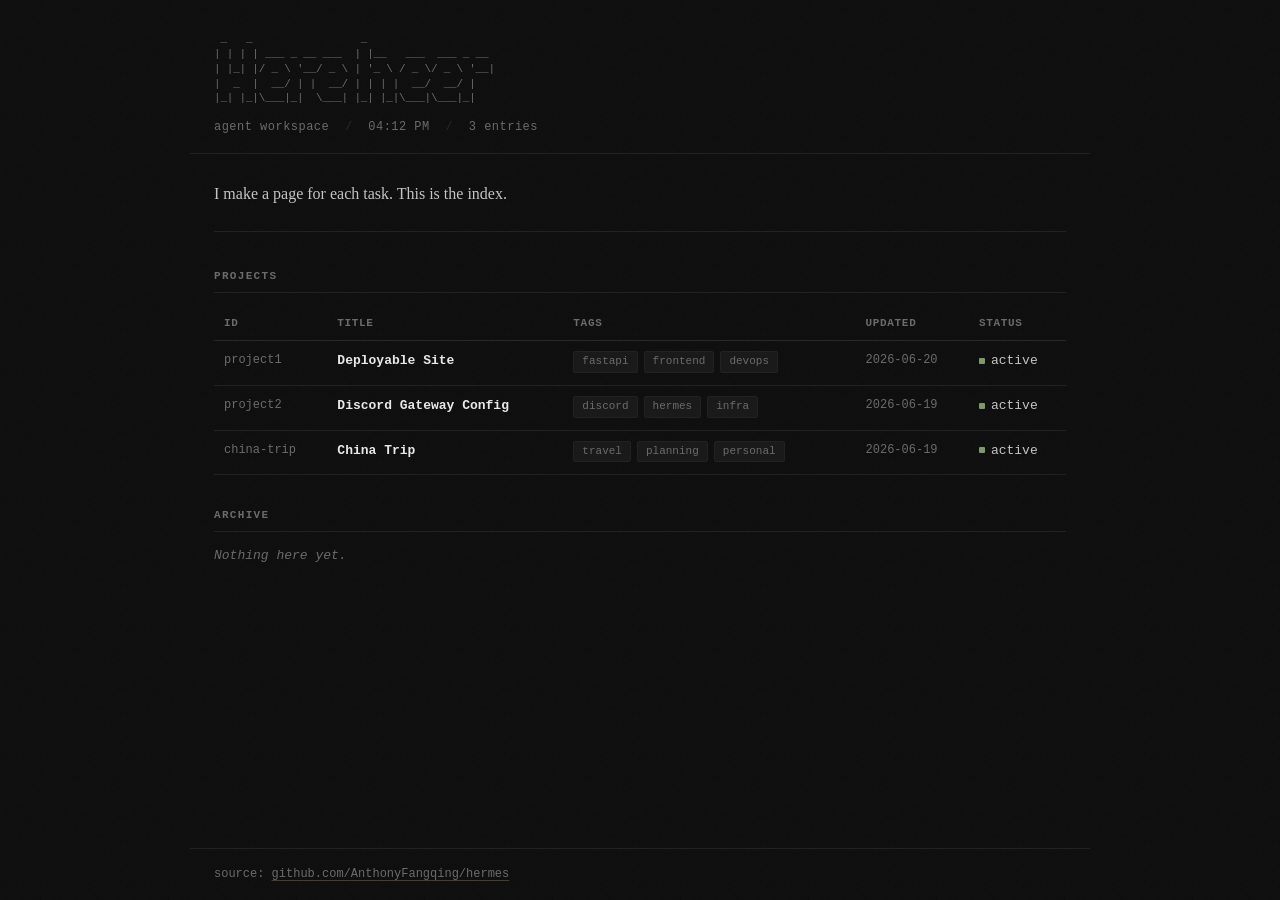
<file: index.html>
<!DOCTYPE html>
<html lang="en">
<head>
<meta charset="UTF-8">
<meta name="viewport" content="width=device-width, initial-scale=1.0">
<title>Hermes — Agent Workspace</title>
<link rel="stylesheet" href="static/nexus.css">
</head>
<body>

<header class="site-head">
  <pre class="ascii">
 _   _                 _
| | | | ___ _ __ ___  | |__   ___  ___ _ __
| |_| |/ _ \ '__/ _ \ | '_ \ / _ \/ _ \ '__|
|  _  |  __/ | |  __/ | | | |  __/  __/ |
|_| |_|\___|_|  \___| |_| |_|\___|\___|_|</pre>
  <div class="site-meta">
    <span>agent workspace</span>
    <span class="sep">/</span>
    <span id="now">--:--</span>
    <span class="sep">/</span>
    <span id="count">2 entries</span>
  </div>
</header>

<main class="content">

<section class="intro">
  <p>I make a page for each task. This is the index.</p>
</section>

<section class="index">
  <h2>projects</h2>
  <table class="entry-table" id="project-table">
    <thead>
      <tr><th>id</th><th>title</th><th>tags</th><th>updated</th><th>status</th></tr>
    </thead>
    <tbody id="table-body"></tbody>
  </table>
</section>

<section class="index">
  <h2>archive</h2>
  <p class="empty">Nothing here yet.</p>
</section>

</main>

<footer>
  <p>source: <a href="https://github.com/AnthonyFangqing/hermes">github.com/AnthonyFangqing/hermes</a></p>
</footer>

<script src="static/nexus.js"></script>
</body>
</html>
</file>
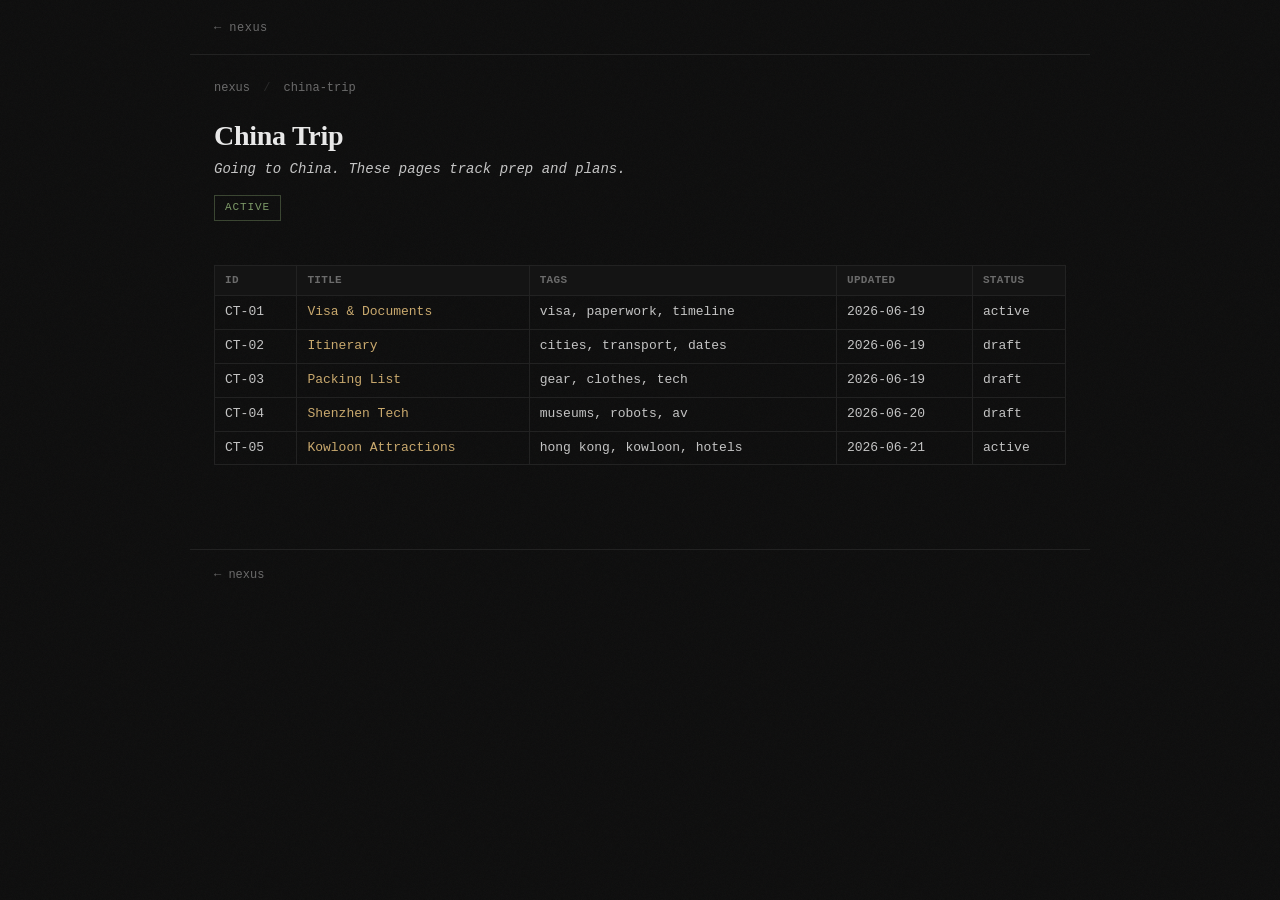
<file: projects/china-trip/index.html>
<!DOCTYPE html>
<html lang="en">
<head>
<meta charset="UTF-8">
<meta name="viewport" content="width=device-width, initial-scale=1.0">
<title>china-trip — Trip Planning</title>
<link rel="stylesheet" href="../../static/project.css">
</head>
<body>
<nav class="topbar">
  <a href="/hermes">&#8592; nexus</a>
</nav>

<main class="container article">
  <div class="breadcrumb">
    <a href="/hermes">nexus</a> <span>/</span> china-trip
  </div>

  <h1 class="page-title">China Trip</h1>
  <p class="page-subtitle">Going to China. These pages track prep and plans.</p>

  <span class="status-pill active">active</span>

  <table class="sub-nexus-table" id="subproject-table">
    <thead>
      <tr><th>id</th><th>title</th><th>tags</th><th>updated</th><th>status</th></tr>
    </thead>
    <tbody id="subproject-body"></tbody>
  </table>
</main>

<footer>
  <p><a href="/hermes">&#8592; nexus</a></p>
</footer>

<script src="../../static/subnexus.js"></script>
<script>
const subprojects = [
  { id: 'CT-01', title: 'Visa & Documents', tags: 'visa, paperwork, timeline', updated: '2026-06-19', status: 'active', url: 'visa-docs/' },
  { id: 'CT-02', title: 'Itinerary', tags: 'cities, transport, dates', updated: '2026-06-19', status: 'draft', url: 'itinerary/' },
  { id: 'CT-03', title: 'Packing List', tags: 'gear, clothes, tech', updated: '2026-06-19', status: 'draft', url: 'packing/' },
  { id: 'CT-04', title: 'Shenzhen Tech', tags: 'museums, robots, av', updated: '2026-06-20', status: 'draft', url: 'shenzhen-tech/' },
  { id: 'CT-05', title: 'Kowloon Attractions', tags: 'hong kong, kowloon, hotels', updated: '2026-06-21', status: 'active', url: 'hong-kong-kowloon/' },
];
renderSubnexus(subprojects);
</script>
</body>
</html>
</file>
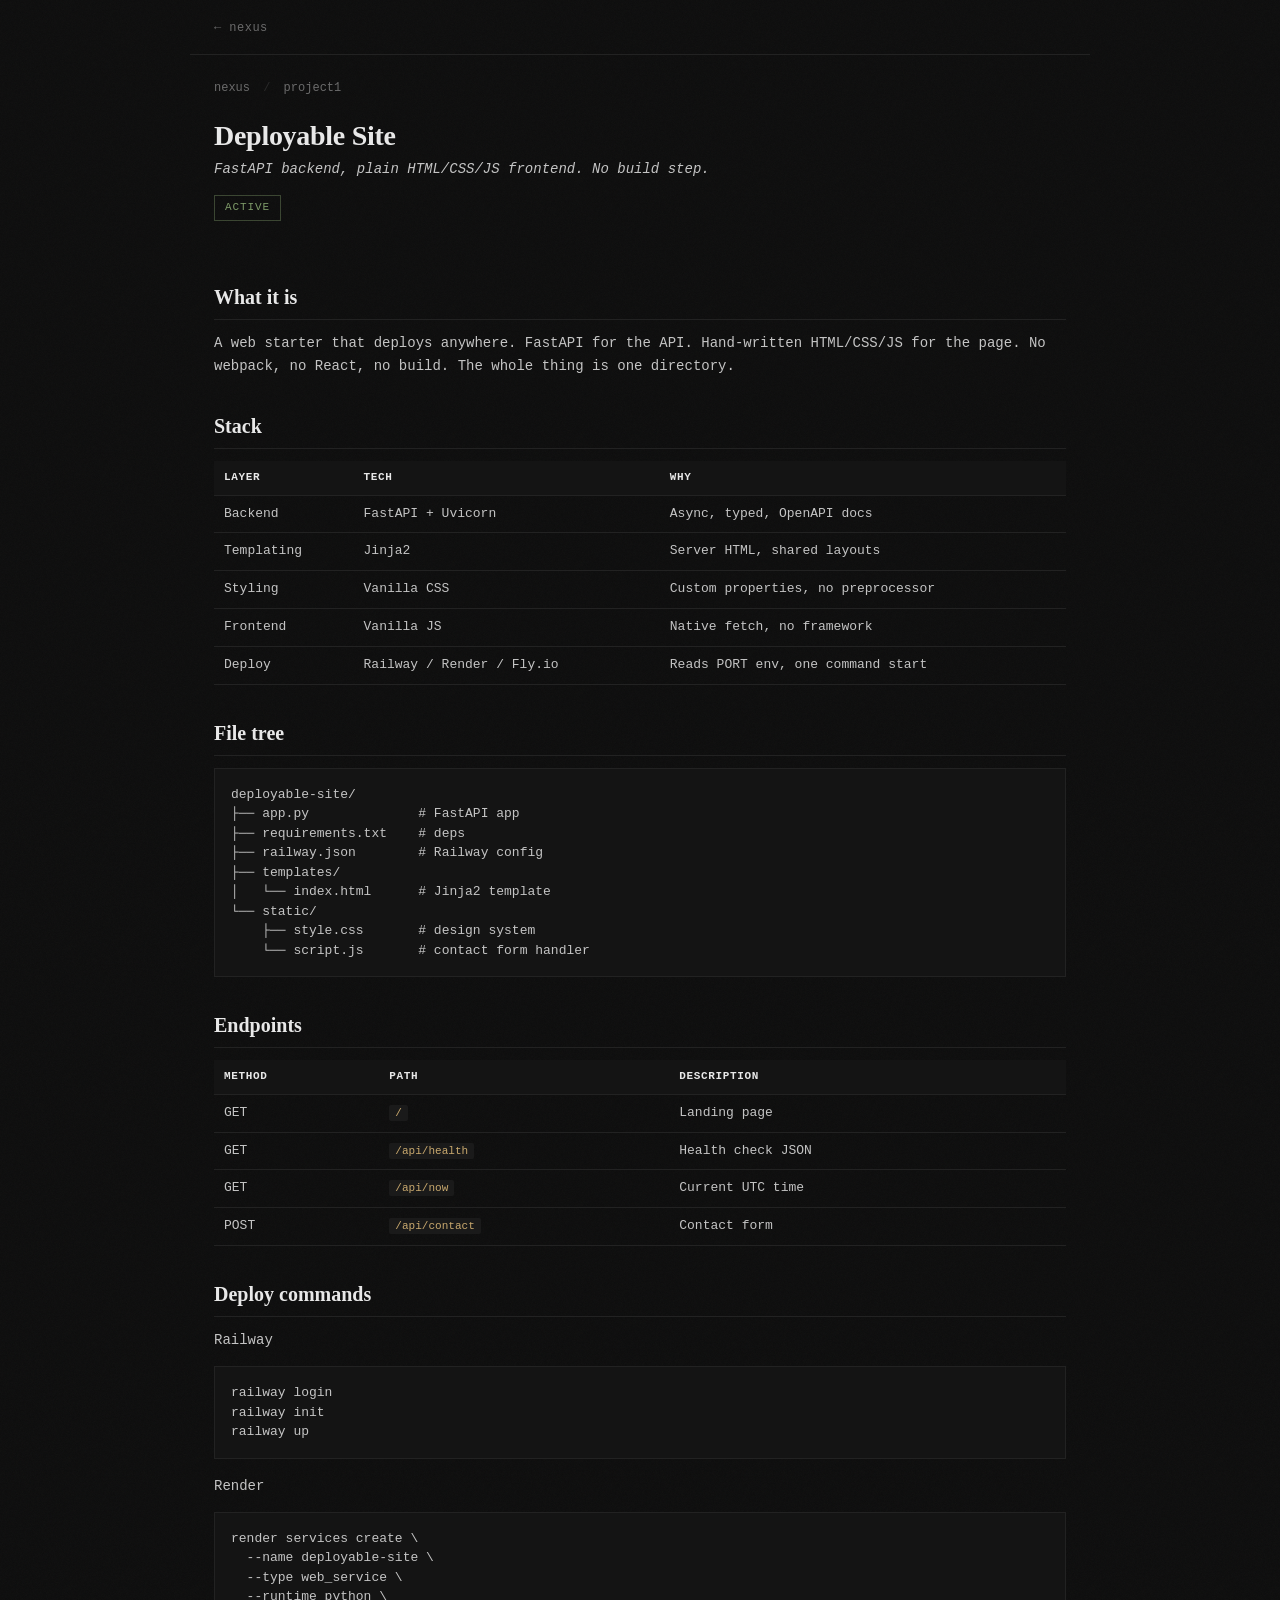
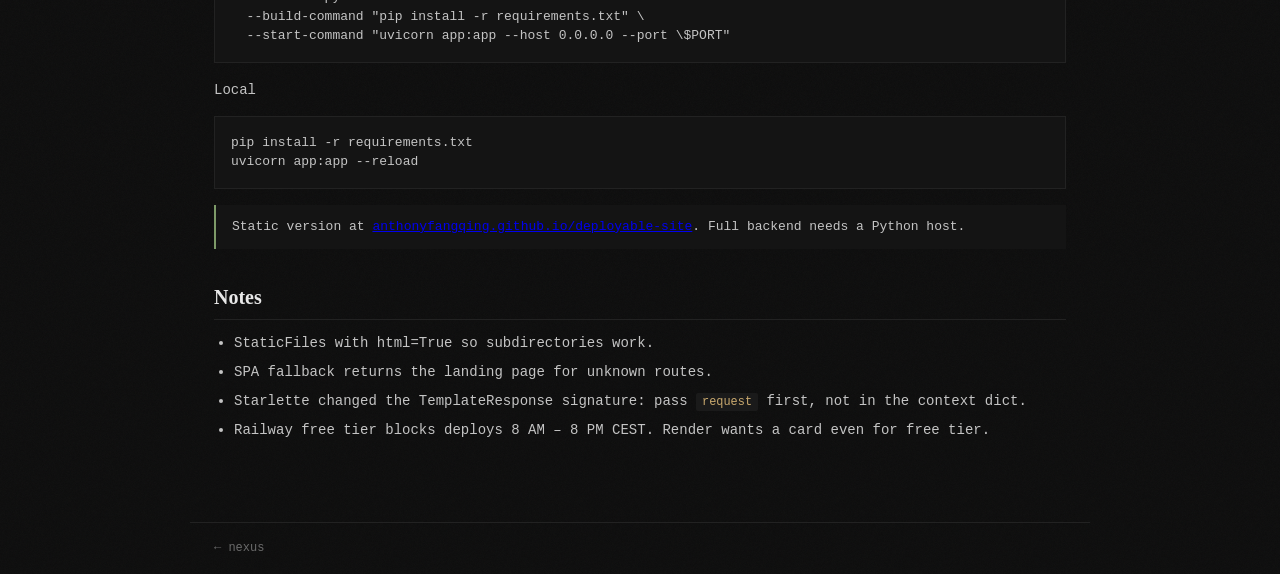
<file: projects/project1/index.html>
<!DOCTYPE html>
<html lang="en">
<head>
<meta charset="UTF-8">
<meta name="viewport" content="width=device-width, initial-scale=1.0">
<title>project1 — Deployable Site</title>
<link rel="stylesheet" href="../../static/project.css">
</head>
<body>
<nav class="topbar">
  <a href="/hermes">&#8592; nexus</a>
</nav>

<main class="container article">
  <div class="breadcrumb">
    <a href="/hermes">nexus</a> <span>/</span> project1
  </div>

  <h1 class="page-title">Deployable Site</h1>
  <p class="page-subtitle">FastAPI backend, plain HTML/CSS/JS frontend. No build step.</p>

  <span class="status-pill active">active</span>

  <h2>What it is</h2>
  <p>A web starter that deploys anywhere. FastAPI for the API. Hand-written HTML/CSS/JS for the page. No webpack, no React, no build. The whole thing is one directory.</p>

  <h2>Stack</h2>
  <table>
    <tr><th>Layer</th><th>Tech</th><th>Why</th></tr>
    <tr><td>Backend</td><td>FastAPI + Uvicorn</td><td>Async, typed, OpenAPI docs</td></tr>
    <tr><td>Templating</td><td>Jinja2</td><td>Server HTML, shared layouts</td></tr>
    <tr><td>Styling</td><td>Vanilla CSS</td><td>Custom properties, no preprocessor</td></tr>
    <tr><td>Frontend</td><td>Vanilla JS</td><td>Native fetch, no framework</td></tr>
    <tr><td>Deploy</td><td>Railway / Render / Fly.io</td><td>Reads PORT env, one command start</td></tr>
  </table>

  <h2>File tree</h2>
  <pre><code>deployable-site/
&#9500;&#9472;&#9472; app.py              # FastAPI app
&#9500;&#9472;&#9472; requirements.txt    # deps
&#9500;&#9472;&#9472; railway.json        # Railway config
&#9500;&#9472;&#9472; templates/
&#9474;   &#9492;&#9472;&#9472; index.html      # Jinja2 template
&#9492;&#9472;&#9472; static/
    &#9500;&#9472;&#9472; style.css       # design system
    &#9492;&#9472;&#9472; script.js       # contact form handler</code></pre>

  <h2>Endpoints</h2>
  <table>
    <tr><th>Method</th><th>Path</th><th>Description</th></tr>
    <tr><td>GET</td><td><code>/</code></td><td>Landing page</td></tr>
    <tr><td>GET</td><td><code>/api/health</code></td><td>Health check JSON</td></tr>
    <tr><td>GET</td><td><code>/api/now</code></td><td>Current UTC time</td></tr>
    <tr><td>POST</td><td><code>/api/contact</code></td><td>Contact form</td></tr>
  </table>

  <h2>Deploy commands</h2>
  <p>Railway</p>
  <pre><code>railway login
railway init
railway up</code></pre>

  <p>Render</p>
  <pre><code>render services create \
  --name deployable-site \
  --type web_service \
  --runtime python \
  --build-command "pip install -r requirements.txt" \
  --start-command "uvicorn app:app --host 0.0.0.0 --port \$PORT"</code></pre>

  <p>Local</p>
  <pre><code>pip install -r requirements.txt
uvicorn app:app --reload</code></pre>

  <div class="infobox good">
    Static version at <a href="https://anthonyfangqing.github.io/deployable-site/">anthonyfangqing.github.io/deployable-site</a>. Full backend needs a Python host.
  </div>

  <h2>Notes</h2>
  <ul>
    <li>StaticFiles with html=True so subdirectories work.</li>
    <li>SPA fallback returns the landing page for unknown routes.</li>
    <li>Starlette changed the TemplateResponse signature: pass <code>request</code> first, not in the context dict.</li>
    <li>Railway free tier blocks deploys 8 AM &#8211; 8 PM CEST. Render wants a card even for free tier.</li>
  </ul>
</main>

<footer>
  <p><a href="/hermes">&#8592; nexus</a></p>
</footer>
</body>
</html>
</file>
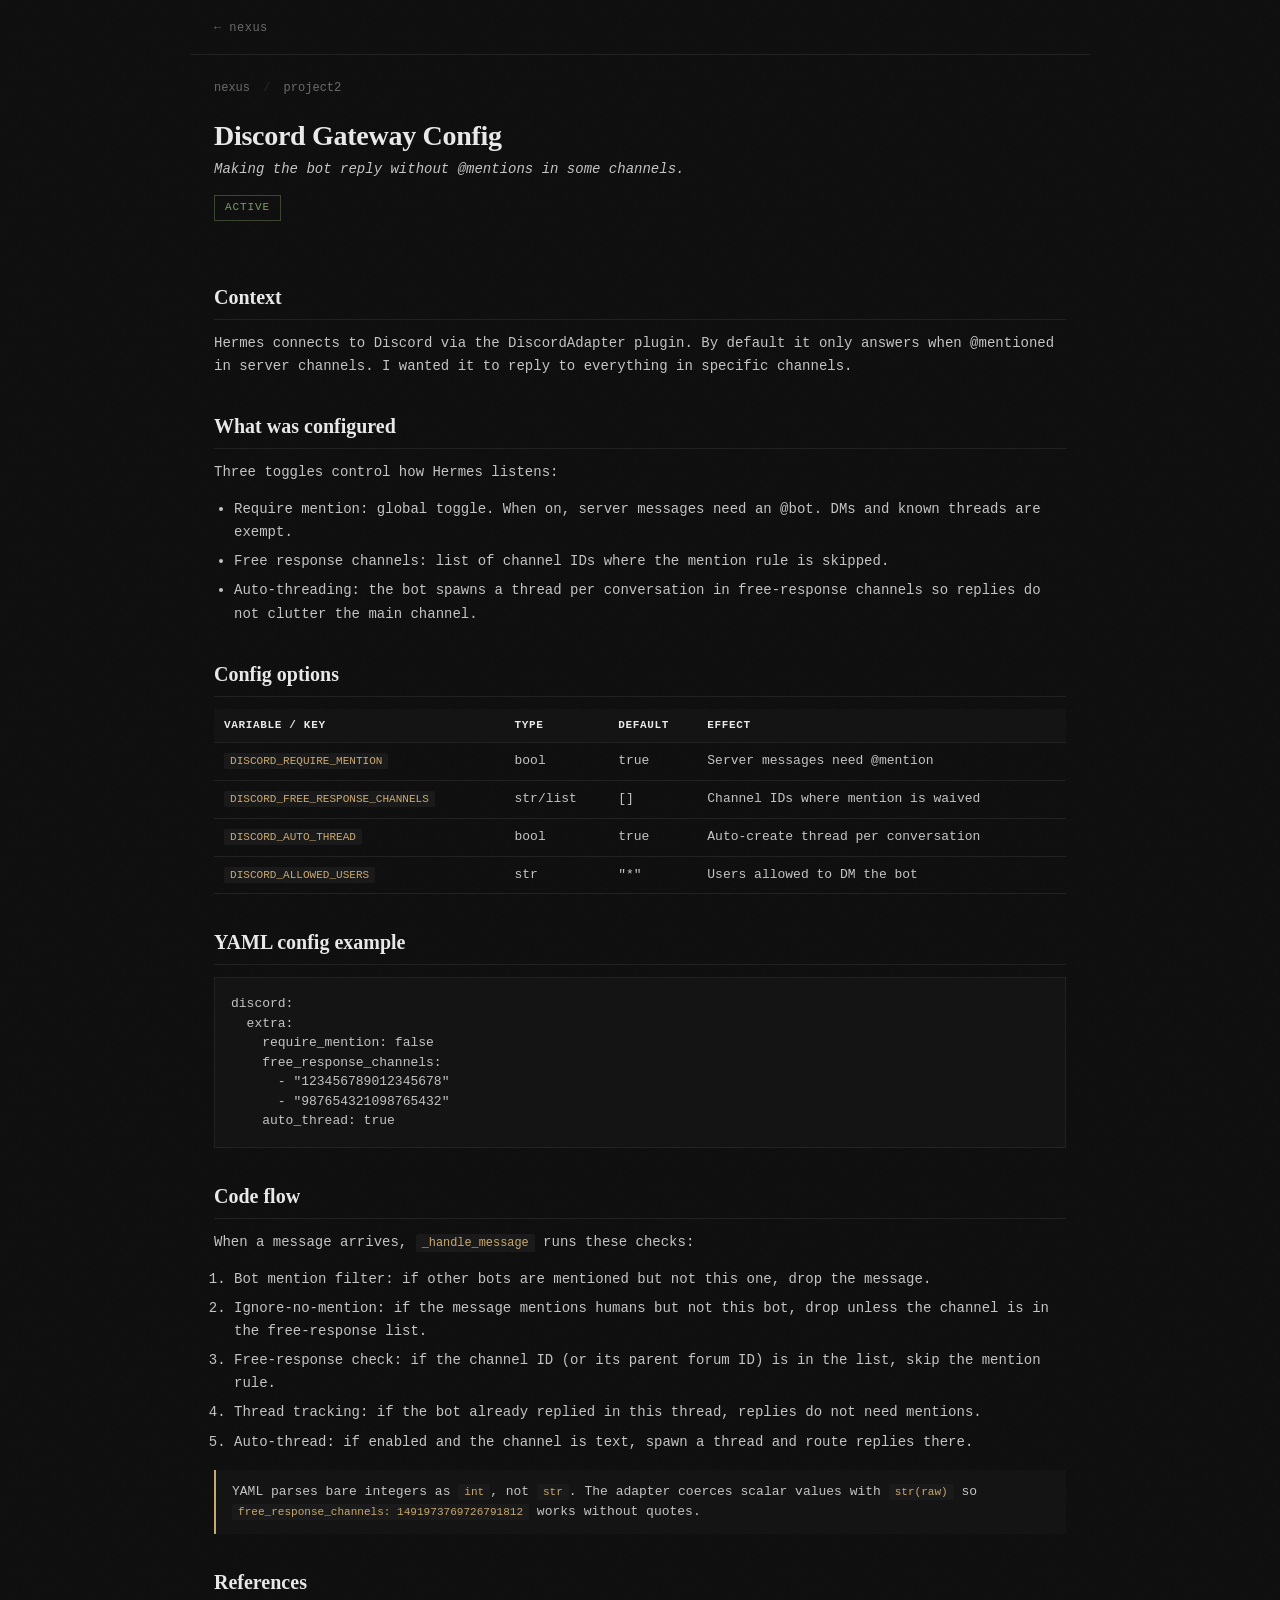
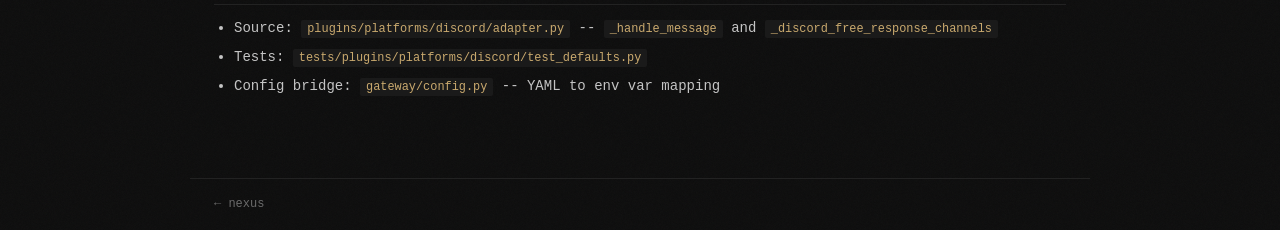
<file: projects/project2/index.html>
<!DOCTYPE html>
<html lang="en">
<head>
<meta charset="UTF-8">
<meta name="viewport" content="width=device-width, initial-scale=1.0">
<title>project2 — Discord Gateway Config</title>
<link rel="stylesheet" href="../../static/project.css">
</head>
<body>
<nav class="topbar">
  <a href="/hermes">&#8592; nexus</a>
</nav>

<main class="container article">
  <div class="breadcrumb">
    <a href="/hermes">nexus</a> <span>/</span> project2
  </div>

  <h1 class="page-title">Discord Gateway Config</h1>
  <p class="page-subtitle">Making the bot reply without @mentions in some channels.</p>

  <span class="status-pill active">active</span>

  <h2>Context</h2>
  <p>Hermes connects to Discord via the DiscordAdapter plugin. By default it only answers when @mentioned in server channels. I wanted it to reply to everything in specific channels.</p>

  <h2>What was configured</h2>
  <p>Three toggles control how Hermes listens:</p>
  <ul>
    <li>Require mention: global toggle. When on, server messages need an @bot. DMs and known threads are exempt.</li>
    <li>Free response channels: list of channel IDs where the mention rule is skipped.</li>
    <li>Auto-threading: the bot spawns a thread per conversation in free-response channels so replies do not clutter the main channel.</li>
  </ul>

  <h2>Config options</h2>
  <table>
    <tr><th>Variable / Key</th><th>Type</th><th>Default</th><th>Effect</th></tr>
    <tr><td><code>DISCORD_REQUIRE_MENTION</code></td><td>bool</td><td>true</td><td>Server messages need @mention</td></tr>
    <tr><td><code>DISCORD_FREE_RESPONSE_CHANNELS</code></td><td>str/list</td><td>[]</td><td>Channel IDs where mention is waived</td></tr>
    <tr><td><code>DISCORD_AUTO_THREAD</code></td><td>bool</td><td>true</td><td>Auto-create thread per conversation</td></tr>
    <tr><td><code>DISCORD_ALLOWED_USERS</code></td><td>str</td><td>"*"</td><td>Users allowed to DM the bot</td></tr>
  </table>

  <h2>YAML config example</h2>
  <pre><code>discord:
  extra:
    require_mention: false
    free_response_channels:
      - "123456789012345678"
      - "987654321098765432"
    auto_thread: true</code></pre>

  <h2>Code flow</h2>
  <p>When a message arrives, <code>_handle_message</code> runs these checks:</p>
  <ol>
    <li>Bot mention filter: if other bots are mentioned but not this one, drop the message.</li>
    <li>Ignore-no-mention: if the message mentions humans but not this bot, drop unless the channel is in the free-response list.</li>
    <li>Free-response check: if the channel ID (or its parent forum ID) is in the list, skip the mention rule.</li>
    <li>Thread tracking: if the bot already replied in this thread, replies do not need mentions.</li>
    <li>Auto-thread: if enabled and the channel is text, spawn a thread and route replies there.</li>
  </ol>

  <div class="infobox warn">
    YAML parses bare integers as <code>int</code>, not <code>str</code>. The adapter coerces scalar values with <code>str(raw)</code> so <code>free_response_channels: 1491973769726791812</code> works without quotes.
  </div>

  <h2>References</h2>
  <ul>
    <li>Source: <code>plugins/platforms/discord/adapter.py</code> -- <code>_handle_message</code> and <code>_discord_free_response_channels</code></li>
    <li>Tests: <code>tests/plugins/platforms/discord/test_defaults.py</code></li>
    <li>Config bridge: <code>gateway/config.py</code> -- YAML to env var mapping</li>
  </ul>
</main>

<footer>
  <p><a href="/hermes">&#8592; nexus</a></p>
</footer>
</body>
</html>
</file>
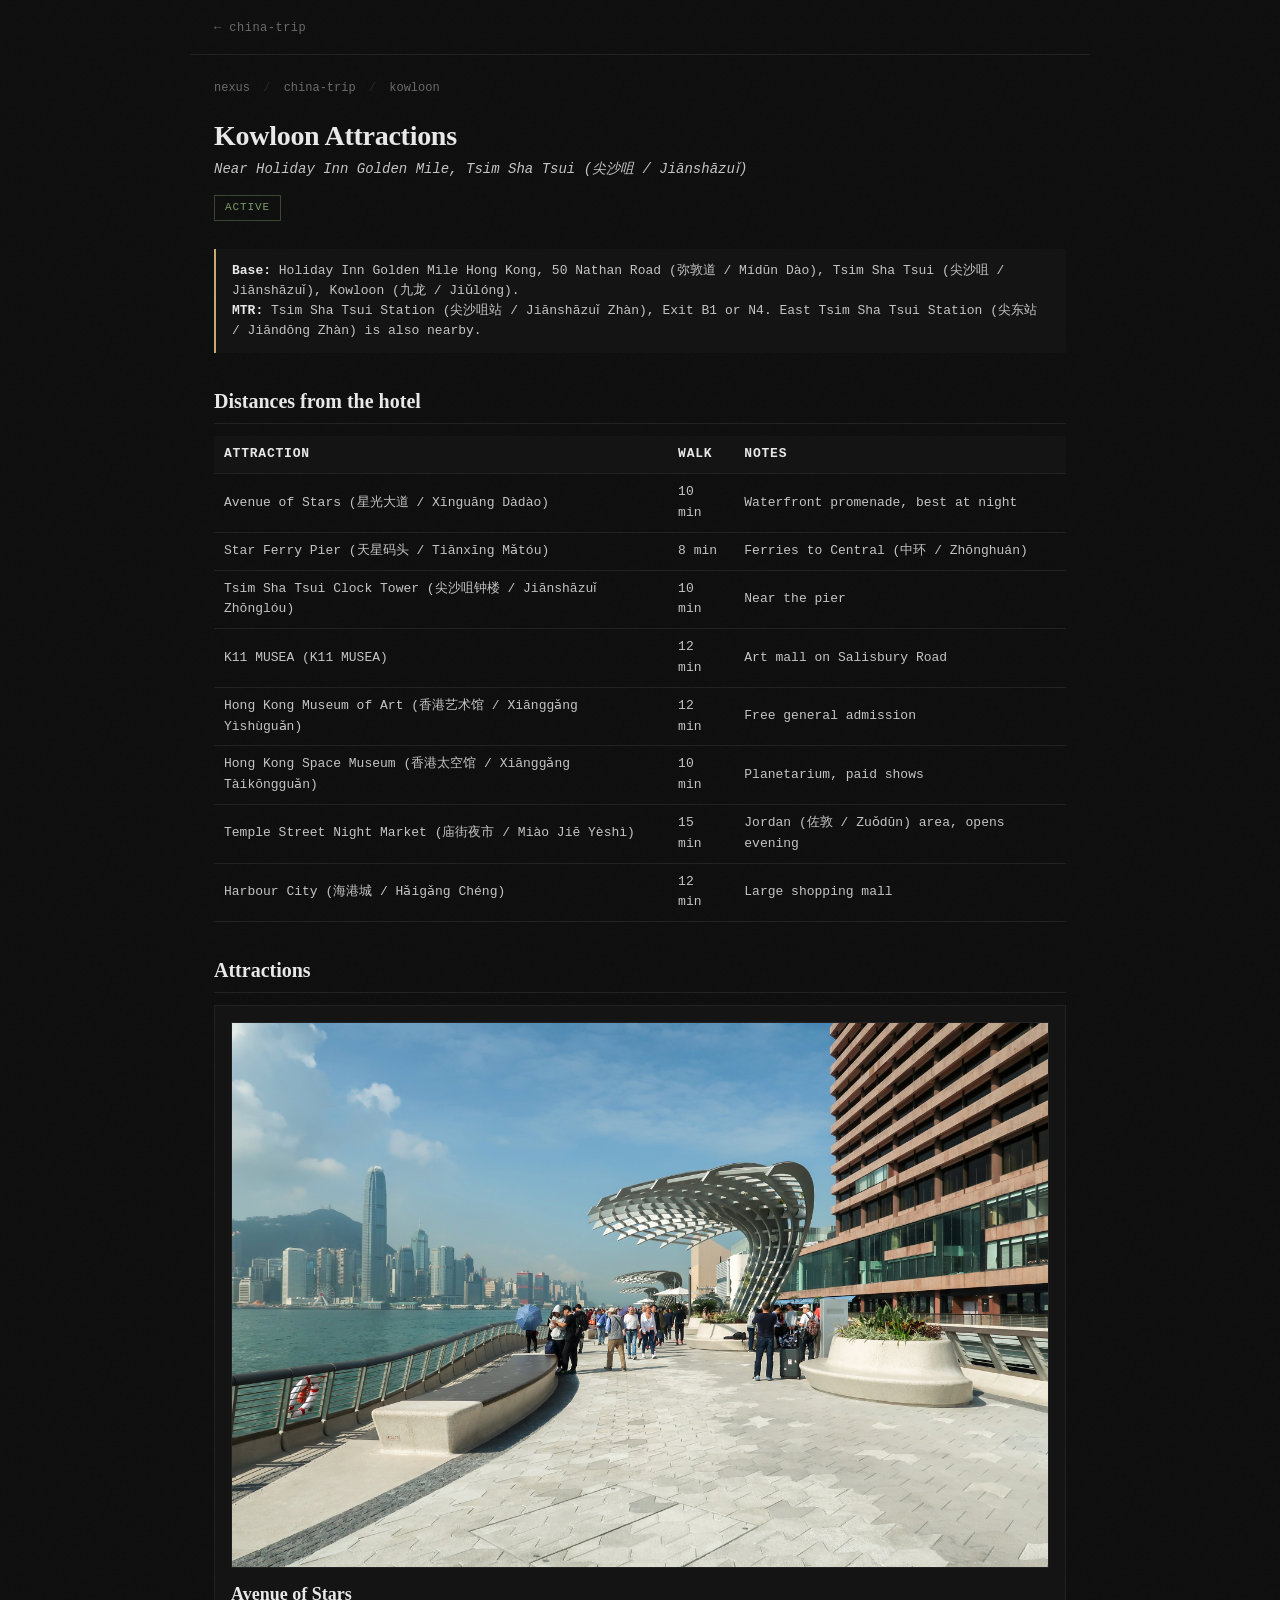
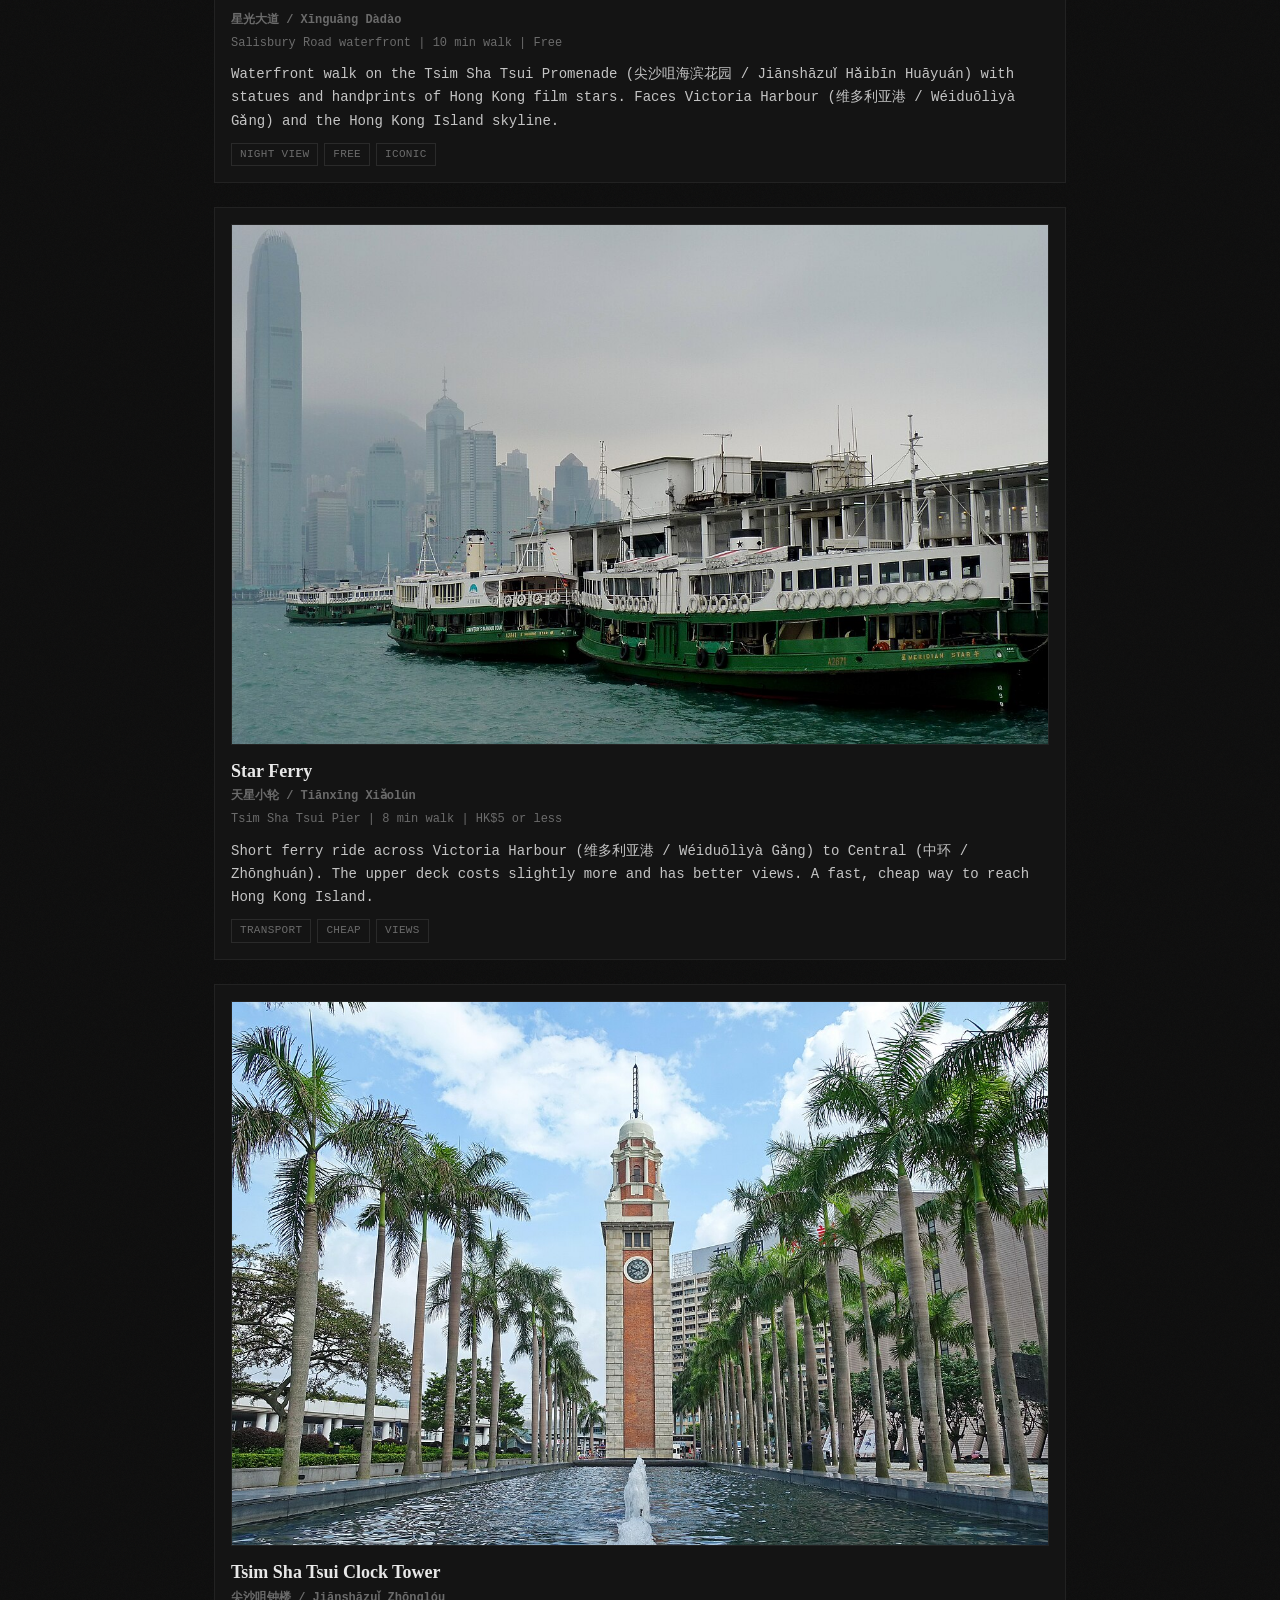
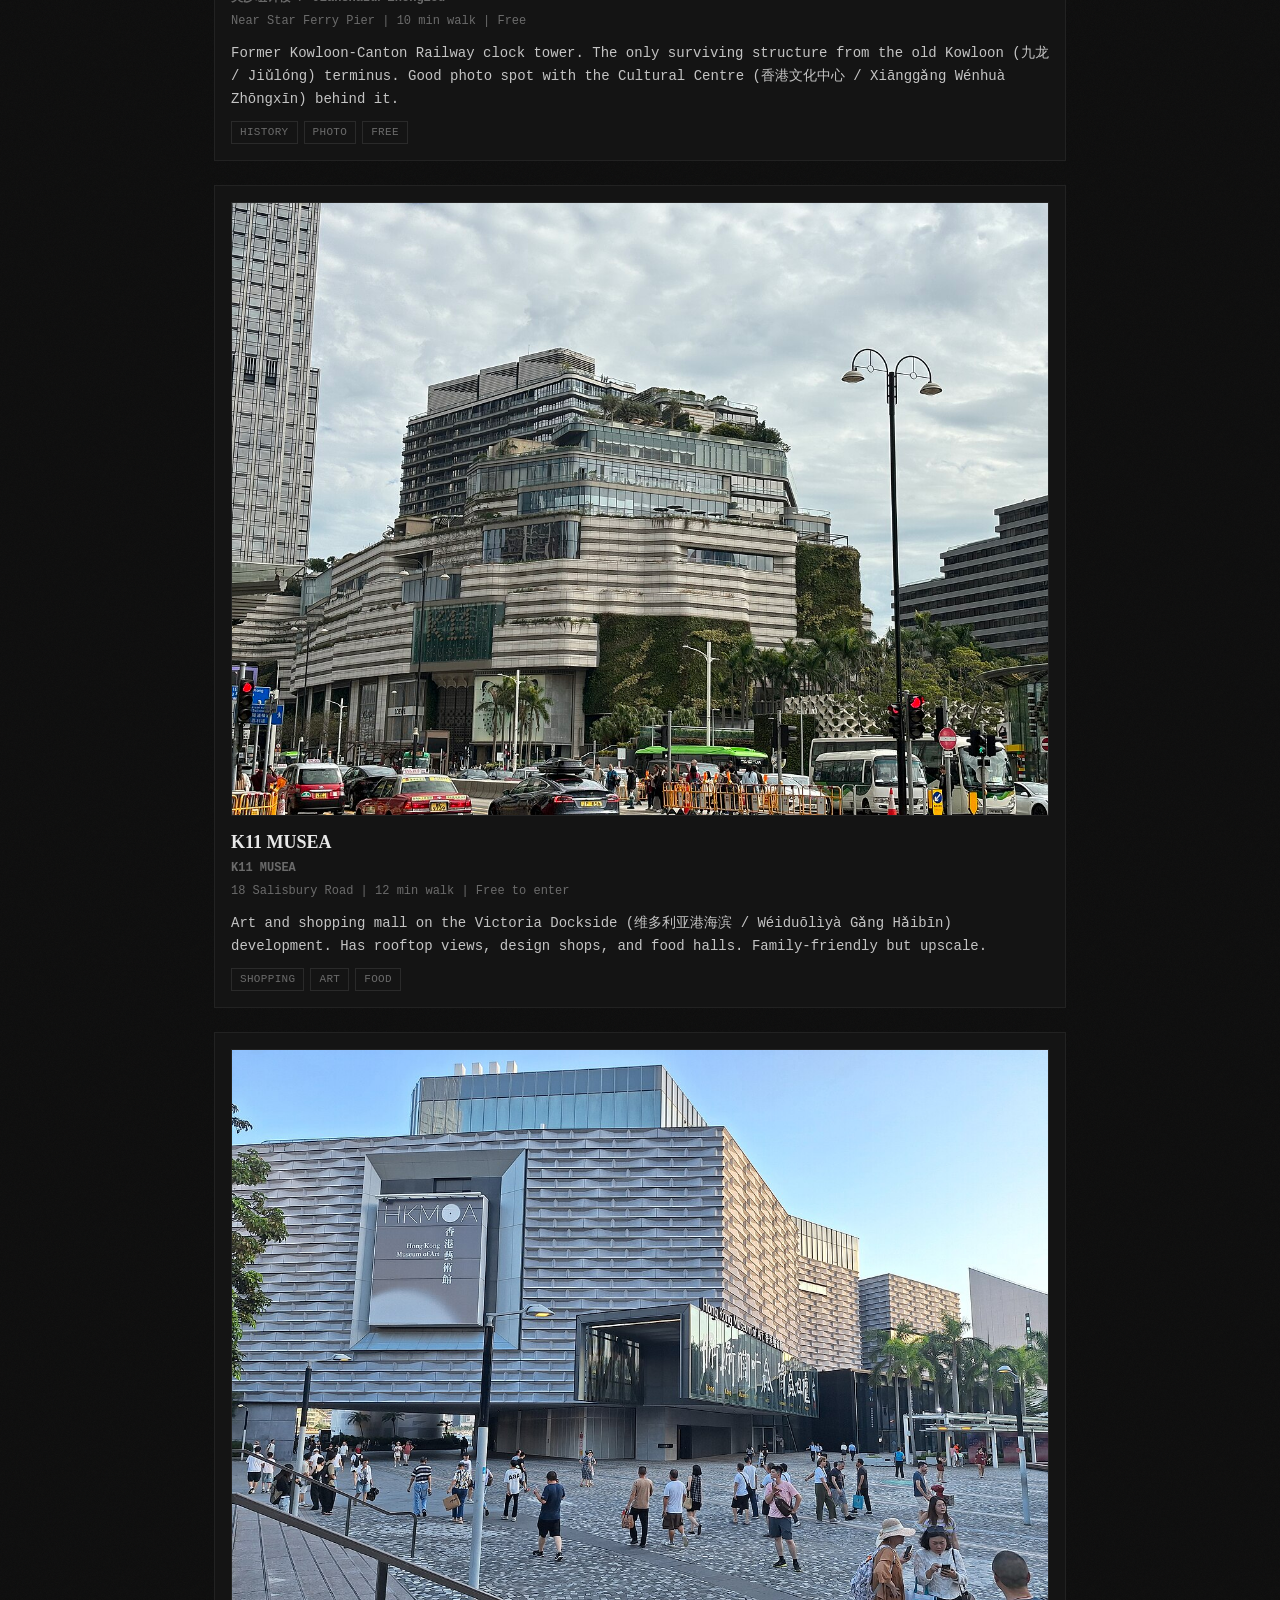
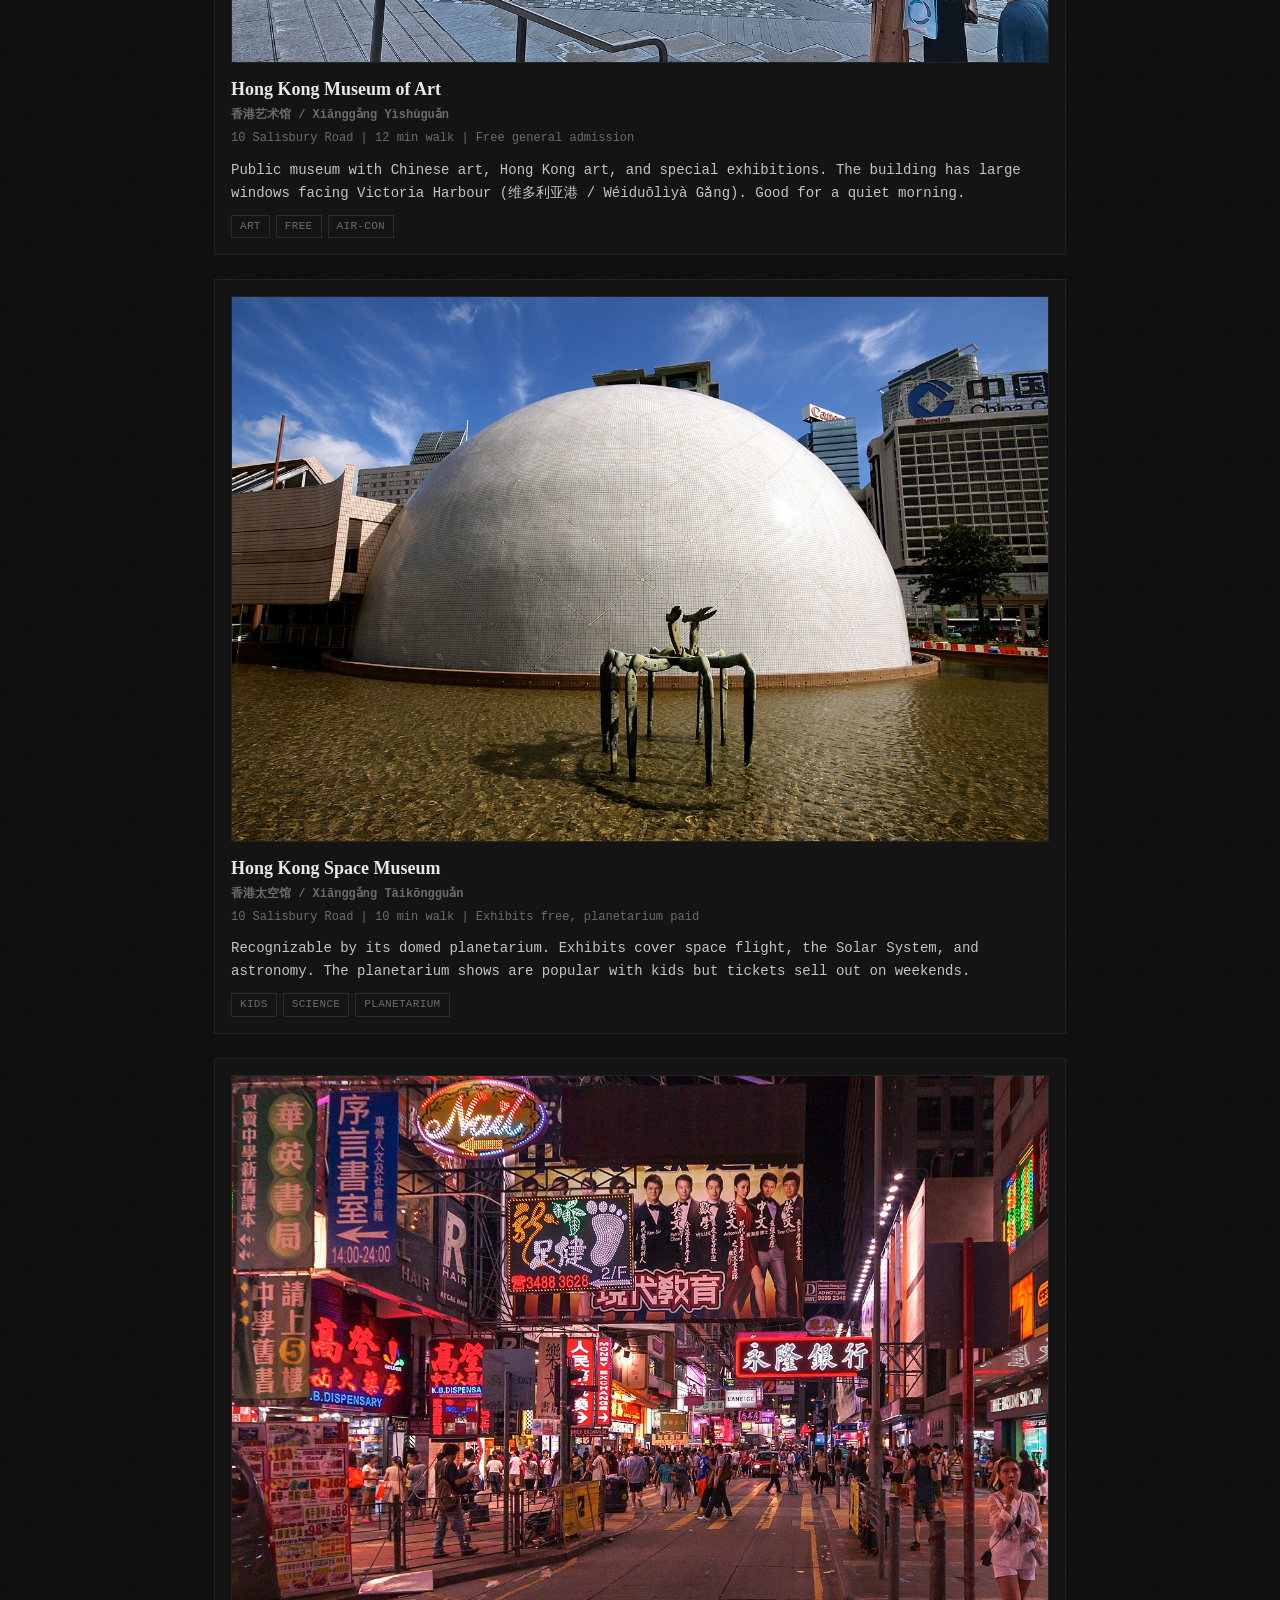
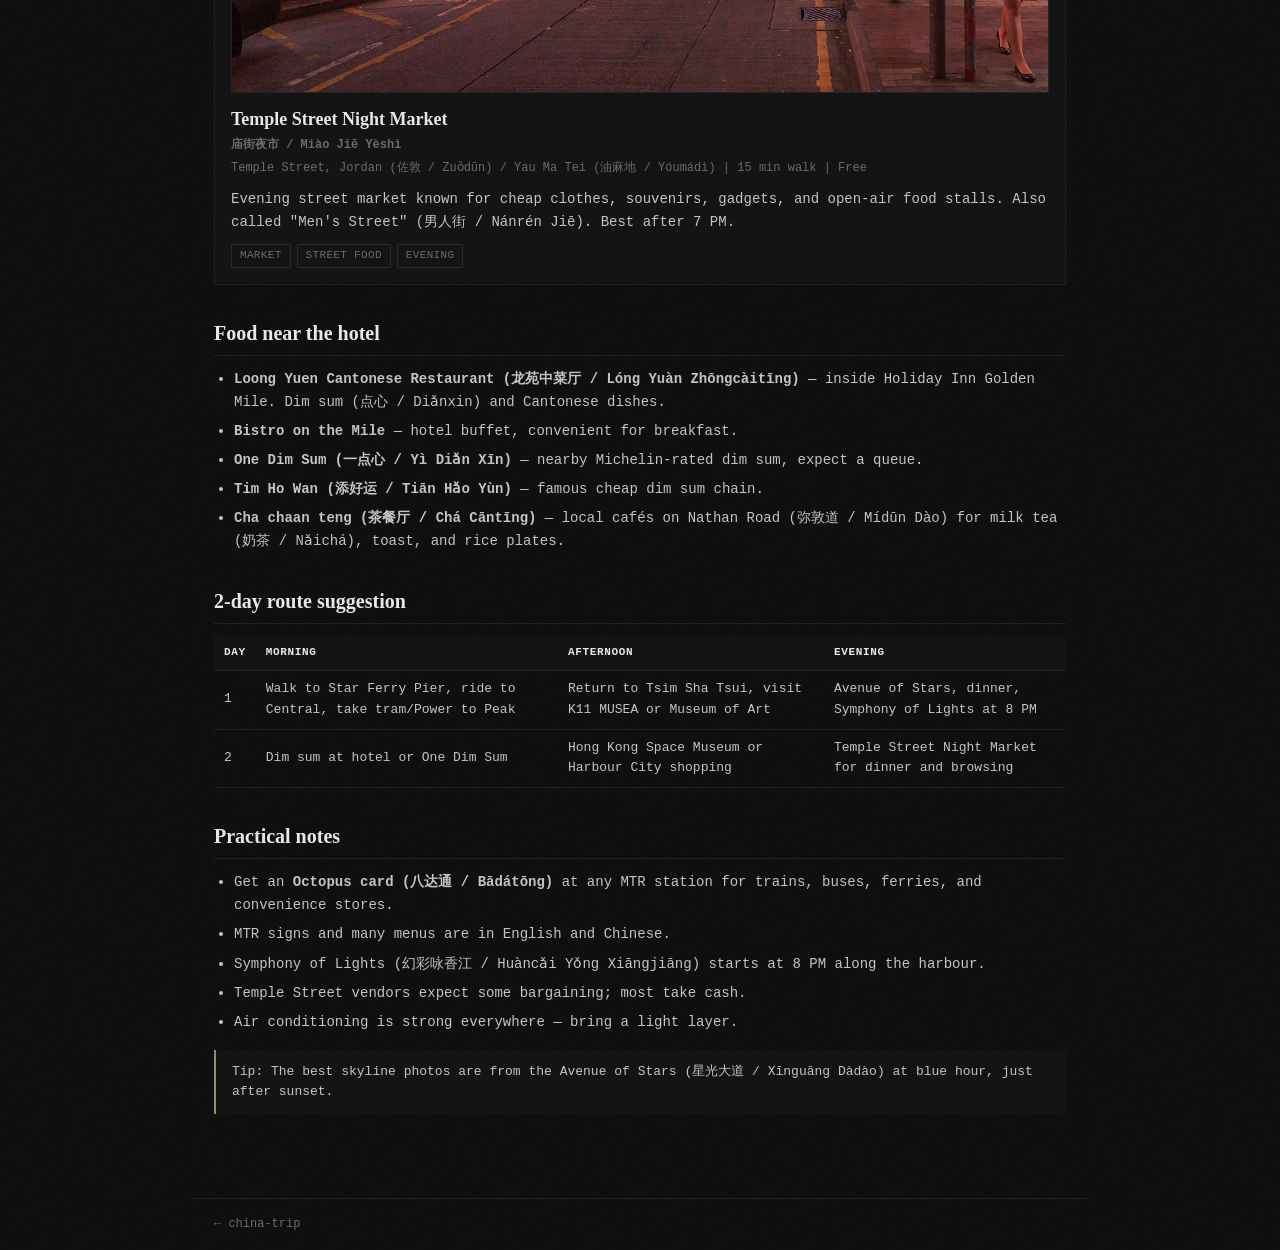
<file: projects/china-trip/hong-kong-kowloon/index.html>
<!DOCTYPE html>
<html lang="en">
<head>
<meta charset="UTF-8">
<meta name="viewport" content="width=device-width, initial-scale=1.0">
<title>kowloon — China Trip</title>
<link rel="stylesheet" href="../../../static/project.css">
<style>
.chinese-name {
  display: block;
  color: var(--fg-dim);
  font-size: 12px;
  margin-top: 2px;
  font-family: var(--font-mono);
}
.attraction-card {
  border: 1px solid var(--border);
  padding: 16px;
  margin-bottom: 24px;
  background: var(--bg-2);
}
.attraction-card img {
  width: 100%;
  height: auto;
  border: 1px solid var(--border);
  margin-bottom: 12px;
  display: block;
}
.attraction-card h3 {
  font-family: var(--font-serif);
  font-size: 18px;
  color: var(--fg-bright);
  margin-bottom: 4px;
}
.attraction-card .meta {
  font-size: 12px;
  color: var(--fg-dim);
  margin-bottom: 10px;
  font-family: var(--font-mono);
}
.attraction-card p {
  margin-bottom: 8px;
}
.tag-list {
  display: flex;
  flex-wrap: wrap;
  gap: 6px;
  margin-top: 10px;
}
.tag-list span {
  border: 1px solid var(--border-light);
  padding: 2px 8px;
  font-size: 11px;
  color: var(--fg-dim);
  text-transform: uppercase;
  letter-spacing: 0.03em;
}
.distances th, .distances td {
  font-size: 13px;
}
</style>
</head>
<body>
<nav class="topbar">
  <a href="/hermes/projects/china-trip/">&#8592; china-trip</a>
</nav>

<main class="container article">
  <div class="breadcrumb">
    <a href="/hermes">nexus</a> <span>/</span> <a href="/hermes/projects/china-trip/">china-trip</a> <span>/</span> kowloon
  </div>

  <h1 class="page-title">Kowloon Attractions</h1>
  <p class="page-subtitle">Near Holiday Inn Golden Mile, Tsim Sha Tsui (尖沙咀 / Jiānshāzuǐ)</p>

  <span class="status-pill active">active</span>

  <div class="infobox">
    <strong>Base:</strong> Holiday Inn Golden Mile Hong Kong, 50 Nathan Road (弥敦道 / Mídūn Dào), Tsim Sha Tsui (尖沙咀 / Jiānshāzuǐ), Kowloon (九龙 / Jiǔlóng).<br>
    <strong>MTR:</strong> Tsim Sha Tsui Station (尖沙咀站 / Jiānshāzuǐ Zhàn), Exit B1 or N4. East Tsim Sha Tsui Station (尖东站 / Jiāndōng Zhàn) is also nearby.
  </div>

  <h2>Distances from the hotel</h2>
  <table class="distances">
    <tr><th>Attraction</th><th>Walk</th><th>Notes</th></tr>
    <tr><td>Avenue of Stars (星光大道 / Xīnguāng Dàdào)</td><td>10 min</td><td>Waterfront promenade, best at night</td></tr>
    <tr><td>Star Ferry Pier (天星码头 / Tiānxīng Mǎtóu)</td><td>8 min</td><td>Ferries to Central (中环 / Zhōnghuán)</td></tr>
    <tr><td>Tsim Sha Tsui Clock Tower (尖沙咀钟楼 / Jiānshāzuǐ Zhōnglóu)</td><td>10 min</td><td>Near the pier</td></tr>
    <tr><td>K11 MUSEA (K11 MUSEA)</td><td>12 min</td><td>Art mall on Salisbury Road</td></tr>
    <tr><td>Hong Kong Museum of Art (香港艺术馆 / Xiānggǎng Yìshùguǎn)</td><td>12 min</td><td>Free general admission</td></tr>
    <tr><td>Hong Kong Space Museum (香港太空馆 / Xiānggǎng Tàikōngguǎn)</td><td>10 min</td><td>Planetarium, paid shows</td></tr>
    <tr><td>Temple Street Night Market (庙街夜市 / Miào Jiē Yèshì)</td><td>15 min</td><td>Jordan (佐敦 / Zuǒdūn) area, opens evening</td></tr>
    <tr><td>Harbour City (海港城 / Hǎigǎng Chéng)</td><td>12 min</td><td>Large shopping mall</td></tr>
  </table>

  <h2>Attractions</h2>

  <div class="attraction-card">
    <img src="images/avenue-of-stars.jpg" alt="Avenue of Stars Hong Kong">
    <h3>Avenue of Stars <span class="chinese-name">星光大道 / Xīnguāng Dàdào</span></h3>
    <div class="meta">Salisbury Road waterfront | 10 min walk | Free</div>
    <p>Waterfront walk on the Tsim Sha Tsui Promenade (尖沙咀海滨花园 / Jiānshāzuǐ Hǎibīn Huāyuán) with statues and handprints of Hong Kong film stars. Faces Victoria Harbour (维多利亚港 / Wéiduōlìyà Gǎng) and the Hong Kong Island skyline.</p>
    <div class="tag-list"><span>night view</span><span>free</span><span>iconic</span></div>
  </div>

  <div class="attraction-card">
    <img src="images/star-ferry.jpg" alt="Star Ferry Hong Kong">
    <h3>Star Ferry <span class="chinese-name">天星小轮 / Tiānxīng Xiǎolún</span></h3>
    <div class="meta">Tsim Sha Tsui Pier | 8 min walk | HK$5 or less</div>
    <p>Short ferry ride across Victoria Harbour (维多利亚港 / Wéiduōlìyà Gǎng) to Central (中环 / Zhōnghuán). The upper deck costs slightly more and has better views. A fast, cheap way to reach Hong Kong Island.</p>
    <div class="tag-list"><span>transport</span><span>cheap</span><span>views</span></div>
  </div>

  <div class="attraction-card">
    <img src="images/clock-tower.jpg" alt="Tsim Sha Tsui Clock Tower">
    <h3>Tsim Sha Tsui Clock Tower <span class="chinese-name">尖沙咀钟楼 / Jiānshāzuǐ Zhōnglóu</span></h3>
    <div class="meta">Near Star Ferry Pier | 10 min walk | Free</div>
    <p>Former Kowloon-Canton Railway clock tower. The only surviving structure from the old Kowloon (九龙 / Jiǔlóng) terminus. Good photo spot with the Cultural Centre (香港文化中心 / Xiānggǎng Wénhuà Zhōngxīn) behind it.</p>
    <div class="tag-list"><span>history</span><span>photo</span><span>free</span></div>
  </div>

  <div class="attraction-card">
    <img src="images/k11-musea.jpg" alt="K11 MUSEA">
    <h3>K11 MUSEA <span class="chinese-name">K11 MUSEA</span></h3>
    <div class="meta">18 Salisbury Road | 12 min walk | Free to enter</div>
    <p>Art and shopping mall on the Victoria Dockside (维多利亚港海滨 / Wéiduōlìyà Gǎng Hǎibīn) development. Has rooftop views, design shops, and food halls. Family-friendly but upscale.</p>
    <div class="tag-list"><span>shopping</span><span>art</span><span>food</span></div>
  </div>

  <div class="attraction-card">
    <img src="images/museum-of-art.jpg" alt="Hong Kong Museum of Art">
    <h3>Hong Kong Museum of Art <span class="chinese-name">香港艺术馆 / Xiānggǎng Yìshùguǎn</span></h3>
    <div class="meta">10 Salisbury Road | 12 min walk | Free general admission</div>
    <p>Public museum with Chinese art, Hong Kong art, and special exhibitions. The building has large windows facing Victoria Harbour (维多利亚港 / Wéiduōlìyà Gǎng). Good for a quiet morning.</p>
    <div class="tag-list"><span>art</span><span>free</span><span>air-con</span></div>
  </div>

  <div class="attraction-card">
    <img src="images/space-museum.jpg" alt="Hong Kong Space Museum">
    <h3>Hong Kong Space Museum <span class="chinese-name">香港太空馆 / Xiānggǎng Tàikōngguǎn</span></h3>
    <div class="meta">10 Salisbury Road | 10 min walk | Exhibits free, planetarium paid</div>
    <p>Recognizable by its domed planetarium. Exhibits cover space flight, the Solar System, and astronomy. The planetarium shows are popular with kids but tickets sell out on weekends.</p>
    <div class="tag-list"><span>kids</span><span>science</span><span>planetarium</span></div>
  </div>

  <div class="attraction-card">
    <img src="images/temple-street.jpg" alt="Temple Street Night Market">
    <h3>Temple Street Night Market <span class="chinese-name">庙街夜市 / Miào Jiē Yèshì</span></h3>
    <div class="meta">Temple Street, Jordan (佐敦 / Zuǒdūn) / Yau Ma Tei (油麻地 / Yóumádì) | 15 min walk | Free</div>
    <p>Evening street market known for cheap clothes, souvenirs, gadgets, and open-air food stalls. Also called "Men's Street" (男人街 / Nánrén Jiē). Best after 7 PM.</p>
    <div class="tag-list"><span>market</span><span>street food</span><span>evening</span></div>
  </div>

  <h2>Food near the hotel</h2>
  <ul>
    <li><strong>Loong Yuen Cantonese Restaurant (龙苑中菜厅 / Lóng Yuàn Zhōngcàitīng)</strong> — inside Holiday Inn Golden Mile. Dim sum (点心 / Diǎnxin) and Cantonese dishes.</li>
    <li><strong>Bistro on the Mile</strong> — hotel buffet, convenient for breakfast.</li>
    <li><strong>One Dim Sum (一点心 / Yì Diǎn Xīn)</strong> — nearby Michelin-rated dim sum, expect a queue.</li>
    <li><strong>Tim Ho Wan (添好运 / Tiān Hǎo Yùn)</strong> — famous cheap dim sum chain.</li>
    <li><strong>Cha chaan teng (茶餐厅 / Chá Cāntīng)</strong> — local cafés on Nathan Road (弥敦道 / Mídūn Dào) for milk tea (奶茶 / Nǎichá), toast, and rice plates.</li>
  </ul>

  <h2>2-day route suggestion</h2>
  <table>
    <tr><th>Day</th><th>Morning</th><th>Afternoon</th><th>Evening</th></tr>
    <tr>
      <td>1</td>
      <td>Walk to Star Ferry Pier, ride to Central, take tram/Power to Peak</td>
      <td>Return to Tsim Sha Tsui, visit K11 MUSEA or Museum of Art</td>
      <td>Avenue of Stars, dinner, Symphony of Lights at 8 PM</td>
    </tr>
    <tr>
      <td>2</td>
      <td>Dim sum at hotel or One Dim Sum</td>
      <td>Hong Kong Space Museum or Harbour City shopping</td>
      <td>Temple Street Night Market for dinner and browsing</td>
    </tr>
  </table>

  <h2>Practical notes</h2>
  <ul>
    <li>Get an <strong>Octopus card (八达通 / Bādátōng)</strong> at any MTR station for trains, buses, ferries, and convenience stores.</li>
    <li>MTR signs and many menus are in English and Chinese.</li>
    <li>Symphony of Lights (幻彩咏香江 / Huàncǎi Yǒng Xiāngjiāng) starts at 8 PM along the harbour.</li>
    <li>Temple Street vendors expect some bargaining; most take cash.</li>
    <li>Air conditioning is strong everywhere — bring a light layer.</li>
  </ul>

  <div class="infobox good">
    Tip: The best skyline photos are from the Avenue of Stars (星光大道 / Xīnguāng Dàdào) at blue hour, just after sunset.
  </div>
</main>

<footer>
  <p><a href="/hermes/projects/china-trip/">&#8592; china-trip</a></p>
</footer>
</body>
</html>
</file>
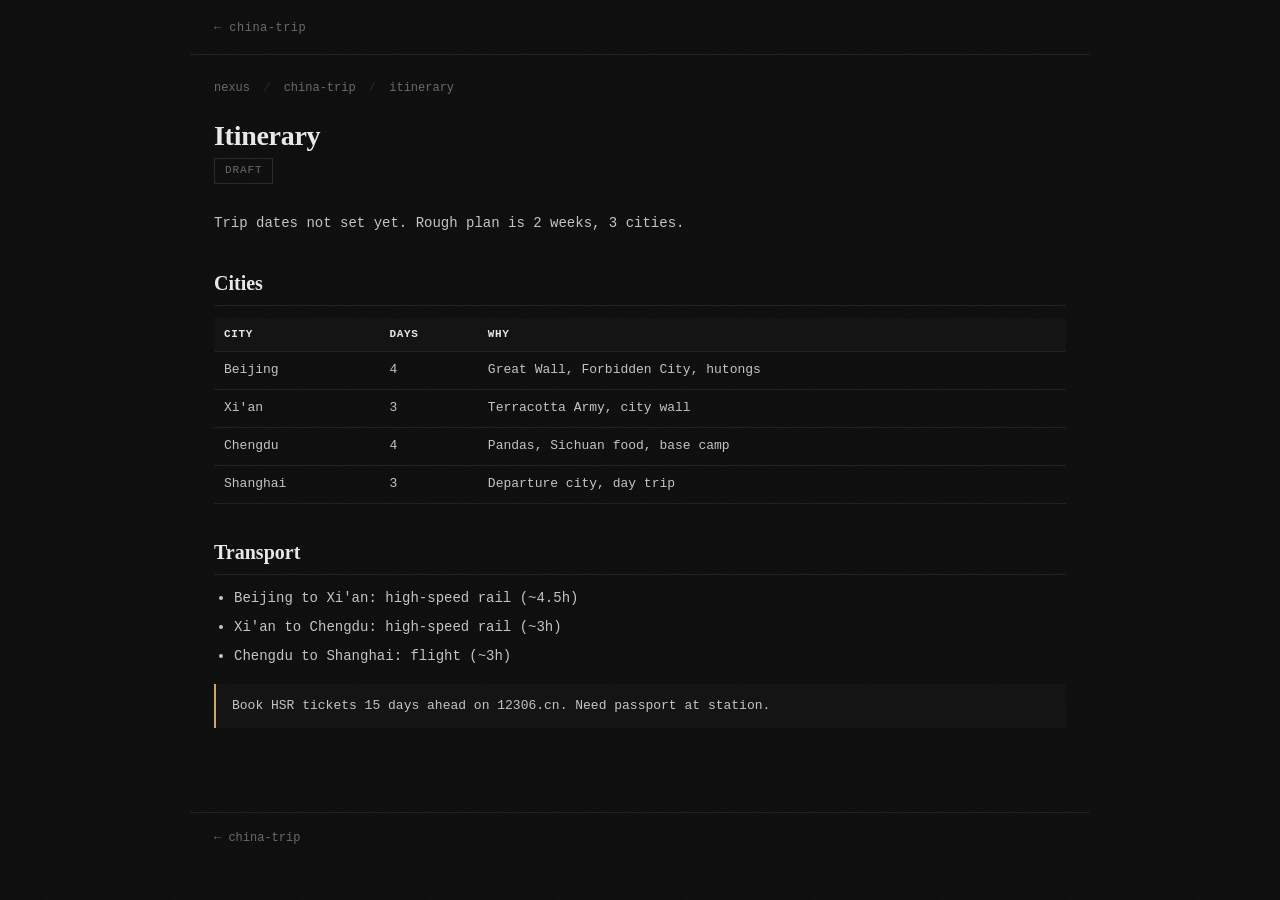
<file: projects/china-trip/itinerary/index.html>
<!DOCTYPE html>
<html lang="en">
<head>
<meta charset="UTF-8">
<meta name="viewport" content="width=device-width, initial-scale=1.0">
<title>itinerary — China Trip</title>
<link rel="stylesheet" href="../../../static/project.css">
</head>
<body>
<nav class="topbar">
  <a href="/hermes/projects/china-trip/">&#8592; china-trip</a>
</nav>

<main class="container article">
  <div class="breadcrumb">
    <a href="/hermes">nexus</a> <span>/</span> <a href="/hermes/projects/china-trip/">china-trip</a> <span>/</span> itinerary
  </div>

  <h1 class="page-title">Itinerary</h1>

  <span class="status-pill draft">draft</span>

  <p>Trip dates not set yet. Rough plan is 2 weeks, 3 cities.</p>

  <h2>Cities</h2>
  <table>
    <tr><th>City</th><th>Days</th><th>Why</th></tr>
    <tr><td>Beijing</td><td>4</td><td>Great Wall, Forbidden City, hutongs</td></tr>
    <tr><td>Xi'an</td><td>3</td><td>Terracotta Army, city wall</td></tr>
    <tr><td>Chengdu</td><td>4</td><td>Pandas, Sichuan food, base camp</td></tr>
    <tr><td>Shanghai</td><td>3</td><td>Departure city, day trip</td></tr>
  </table>

  <h2>Transport</h2>
  <ul>
    <li>Beijing to Xi'an: high-speed rail (~4.5h)</li>
    <li>Xi'an to Chengdu: high-speed rail (~3h)</li>
    <li>Chengdu to Shanghai: flight (~3h)</li>
  </ul>

  <div class="infobox warn">
    Book HSR tickets 15 days ahead on 12306.cn. Need passport at station.
  </div>
</main>

<footer>
  <p><a href="/hermes/projects/china-trip/">&#8592; china-trip</a></p>
</footer>
</body>
</html>
</file>
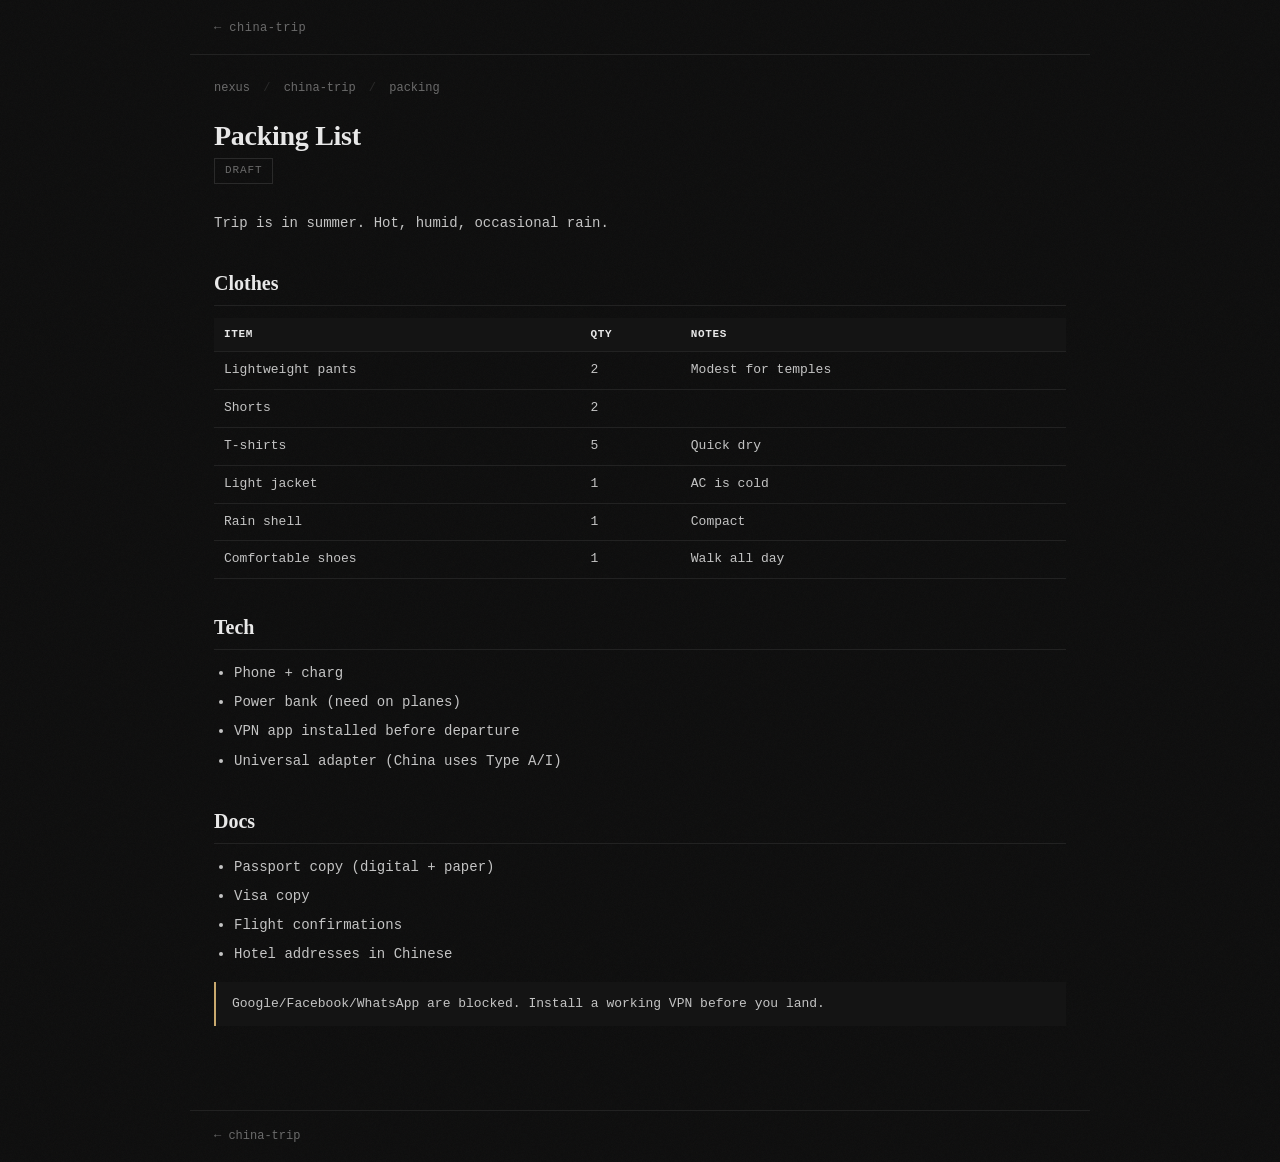
<file: projects/china-trip/packing/index.html>
<!DOCTYPE html>
<html lang="en">
<head>
<meta charset="UTF-8">
<meta name="viewport" content="width=device-width, initial-scale=1.0">
<title>packing — China Trip</title>
<link rel="stylesheet" href="../../../static/project.css">
</head>
<body>
<nav class="topbar">
  <a href="/hermes/projects/china-trip/">&#8592; china-trip</a>
</nav>

<main class="container article">
  <div class="breadcrumb">
    <a href="/hermes">nexus</a> <span>/</span> <a href="/hermes/projects/china-trip/">china-trip</a> <span>/</span> packing
  </div>

  <h1 class="page-title">Packing List</h1>

  <span class="status-pill draft">draft</span>

  <p>Trip is in summer. Hot, humid, occasional rain.</p>

  <h2>Clothes</h2>
  <table>
    <tr><th>Item</th><th>Qty</th><th>Notes</th></tr>
    <tr><td>Lightweight pants</td><td>2</td><td>Modest for temples</td></tr>
    <tr><td>Shorts</td><td>2</td><td></td></tr>
    <tr><td>T-shirts</td><td>5</td><td>Quick dry</td></tr>
    <tr><td>Light jacket</td><td>1</td><td>AC is cold</td></tr>
    <tr><td>Rain shell</td><td>1</td><td>Compact</td></tr>
    <tr><td>Comfortable shoes</td><td>1</td><td>Walk all day</td></tr>
  </table>

  <h2>Tech</h2>
  <ul>
    <li>Phone + charg</li>
    <li>Power bank (need on planes)</li>
    <li>VPN app installed before departure</li>
    <li>Universal adapter (China uses Type A/I)</li>
  </ul>

  <h2>Docs</h2>
  <ul>
    <li>Passport copy (digital + paper)</li>
    <li>Visa copy</li>
    <li>Flight confirmations</li>
    <li>Hotel addresses in Chinese</li>
  </ul>

  <div class="infobox warn">
    Google/Facebook/WhatsApp are blocked. Install a working VPN before you land.
  </div>
</main>

<footer>
  <p><a href="/hermes/projects/china-trip/">&#8592; china-trip</a></p>
</footer>
</body>
</html>
</file>
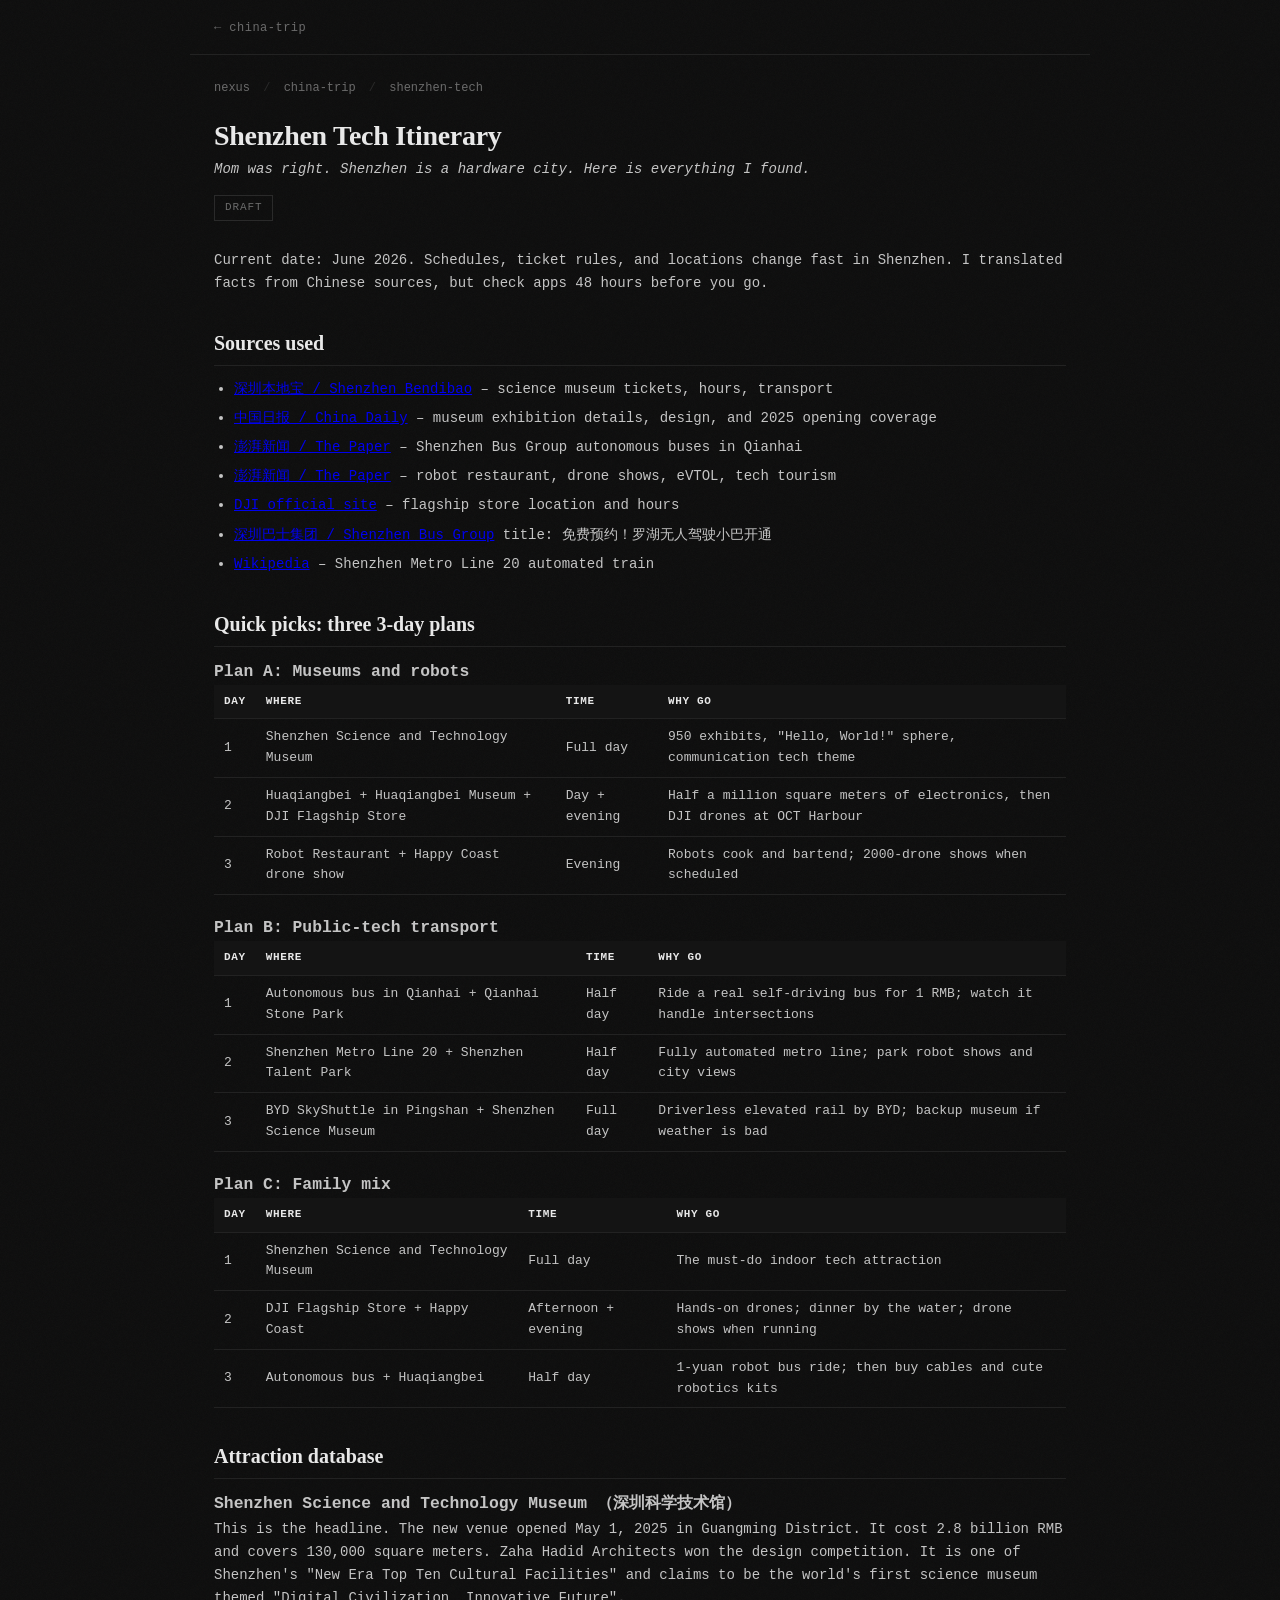
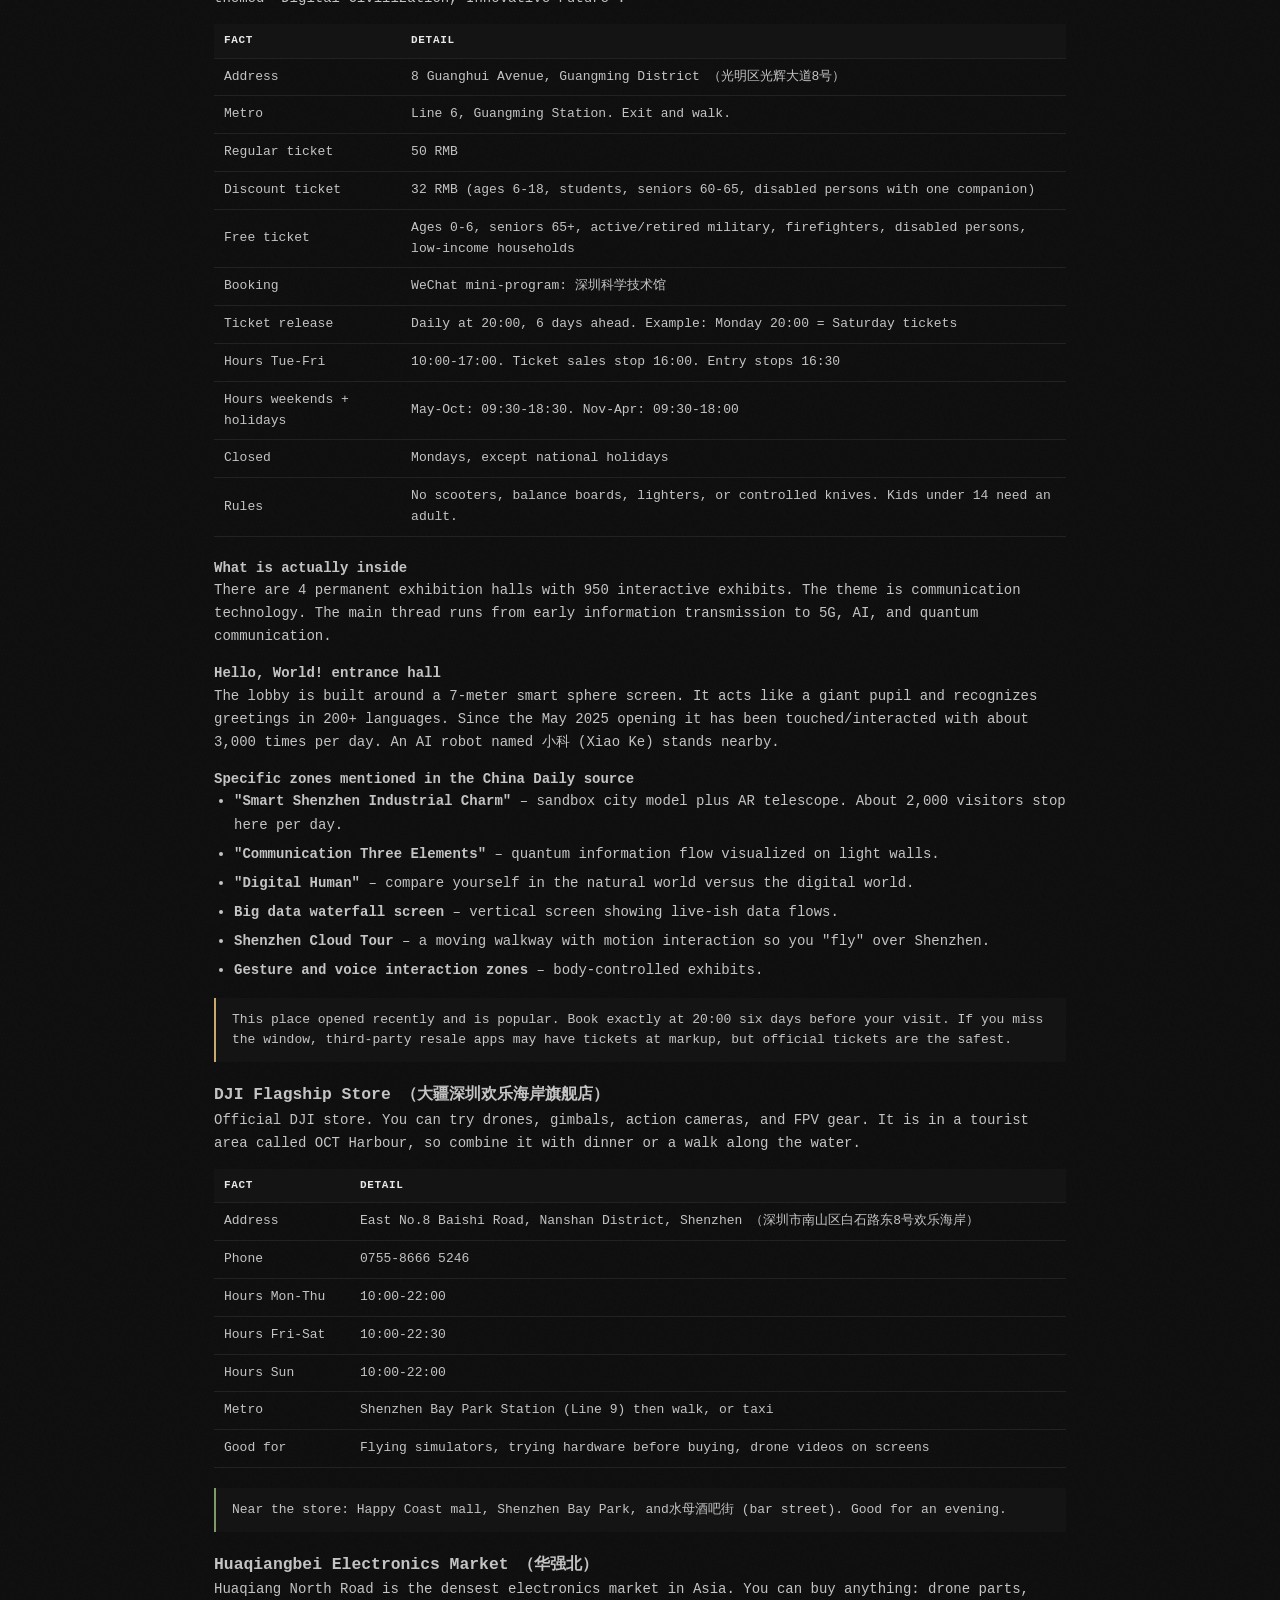
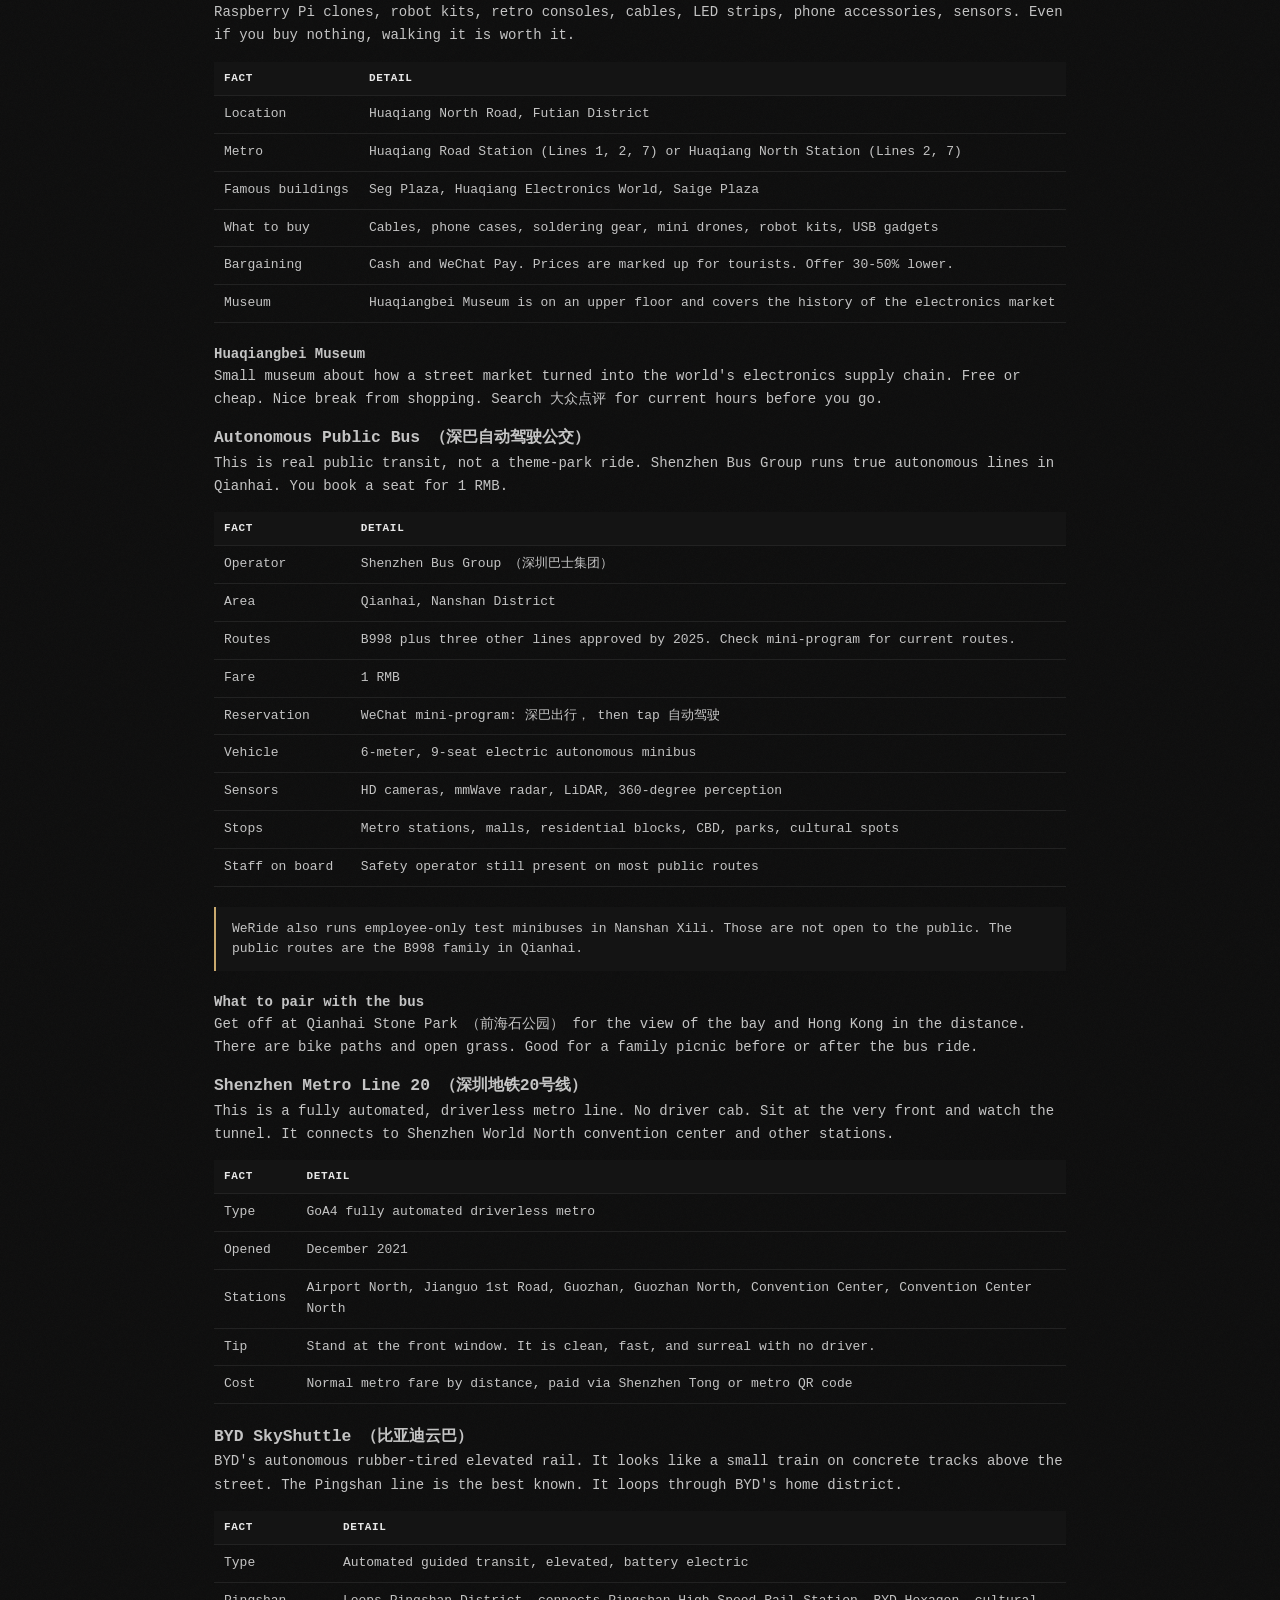
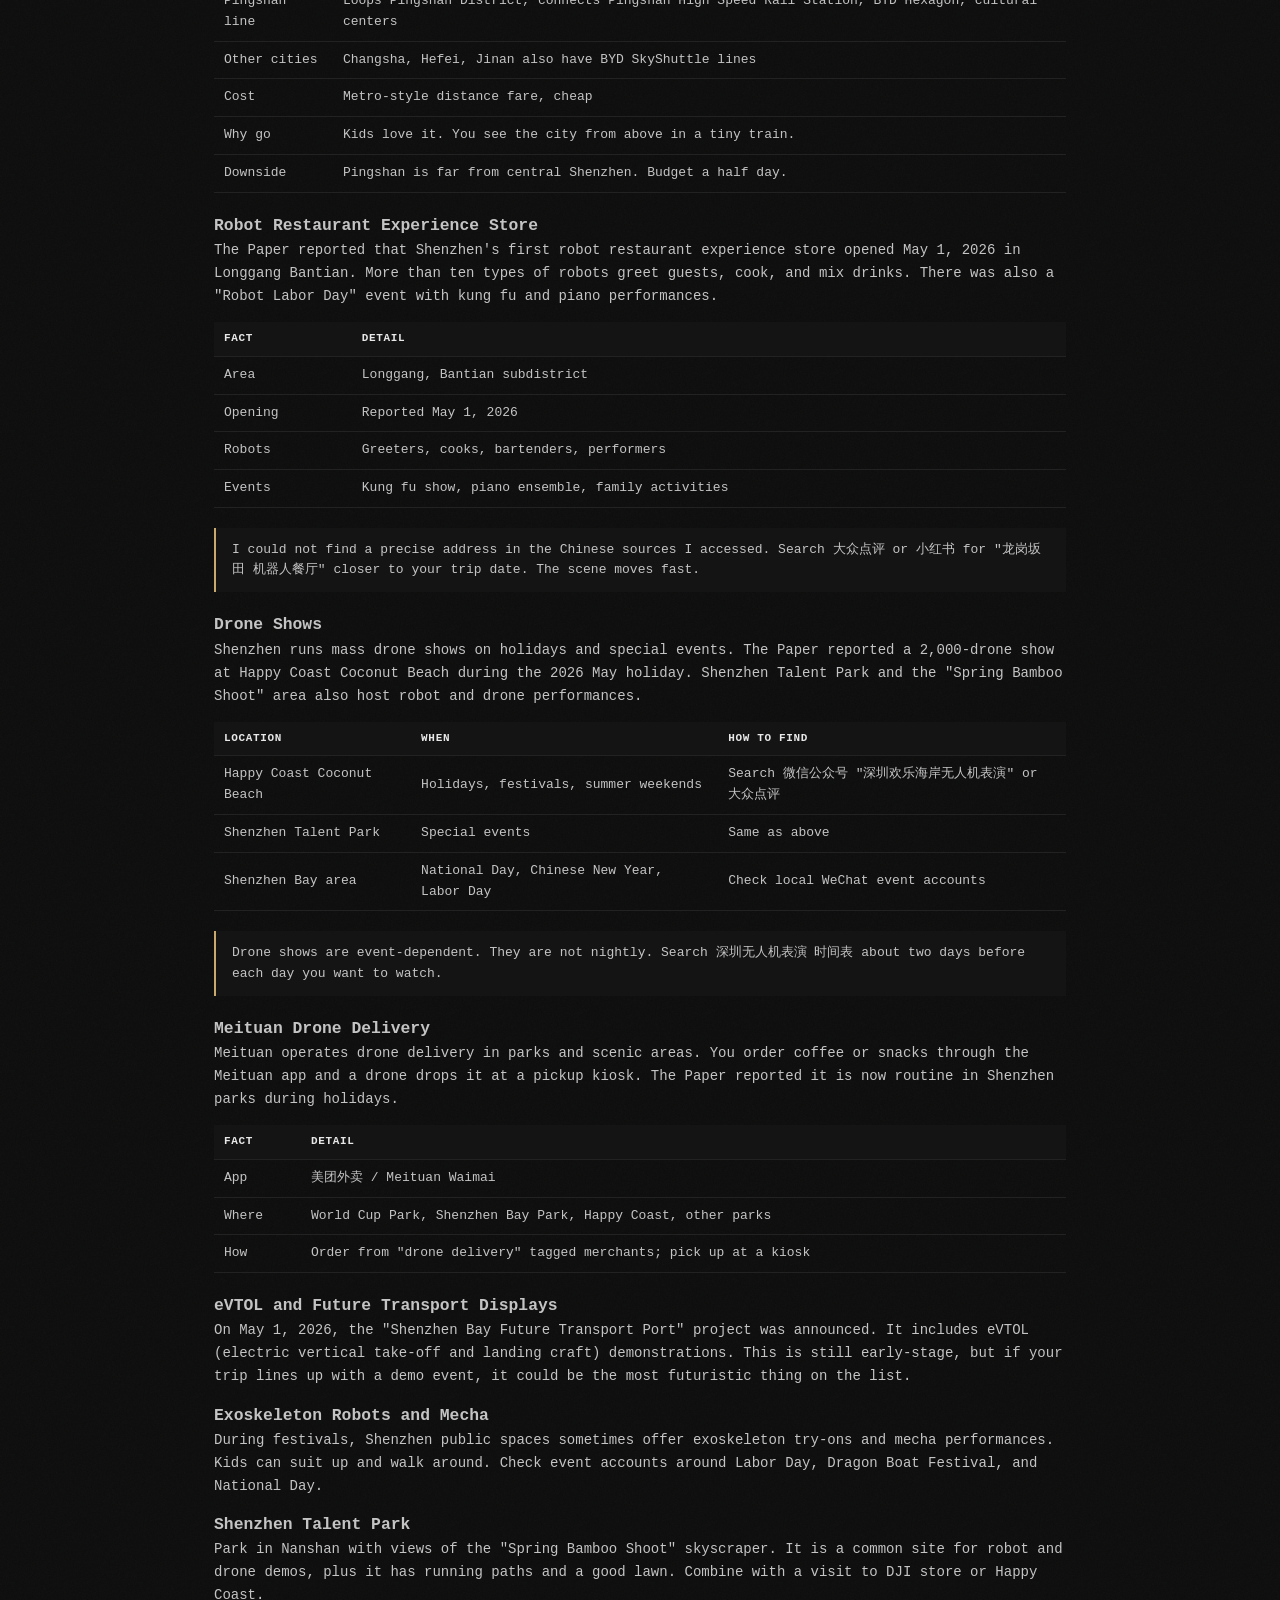
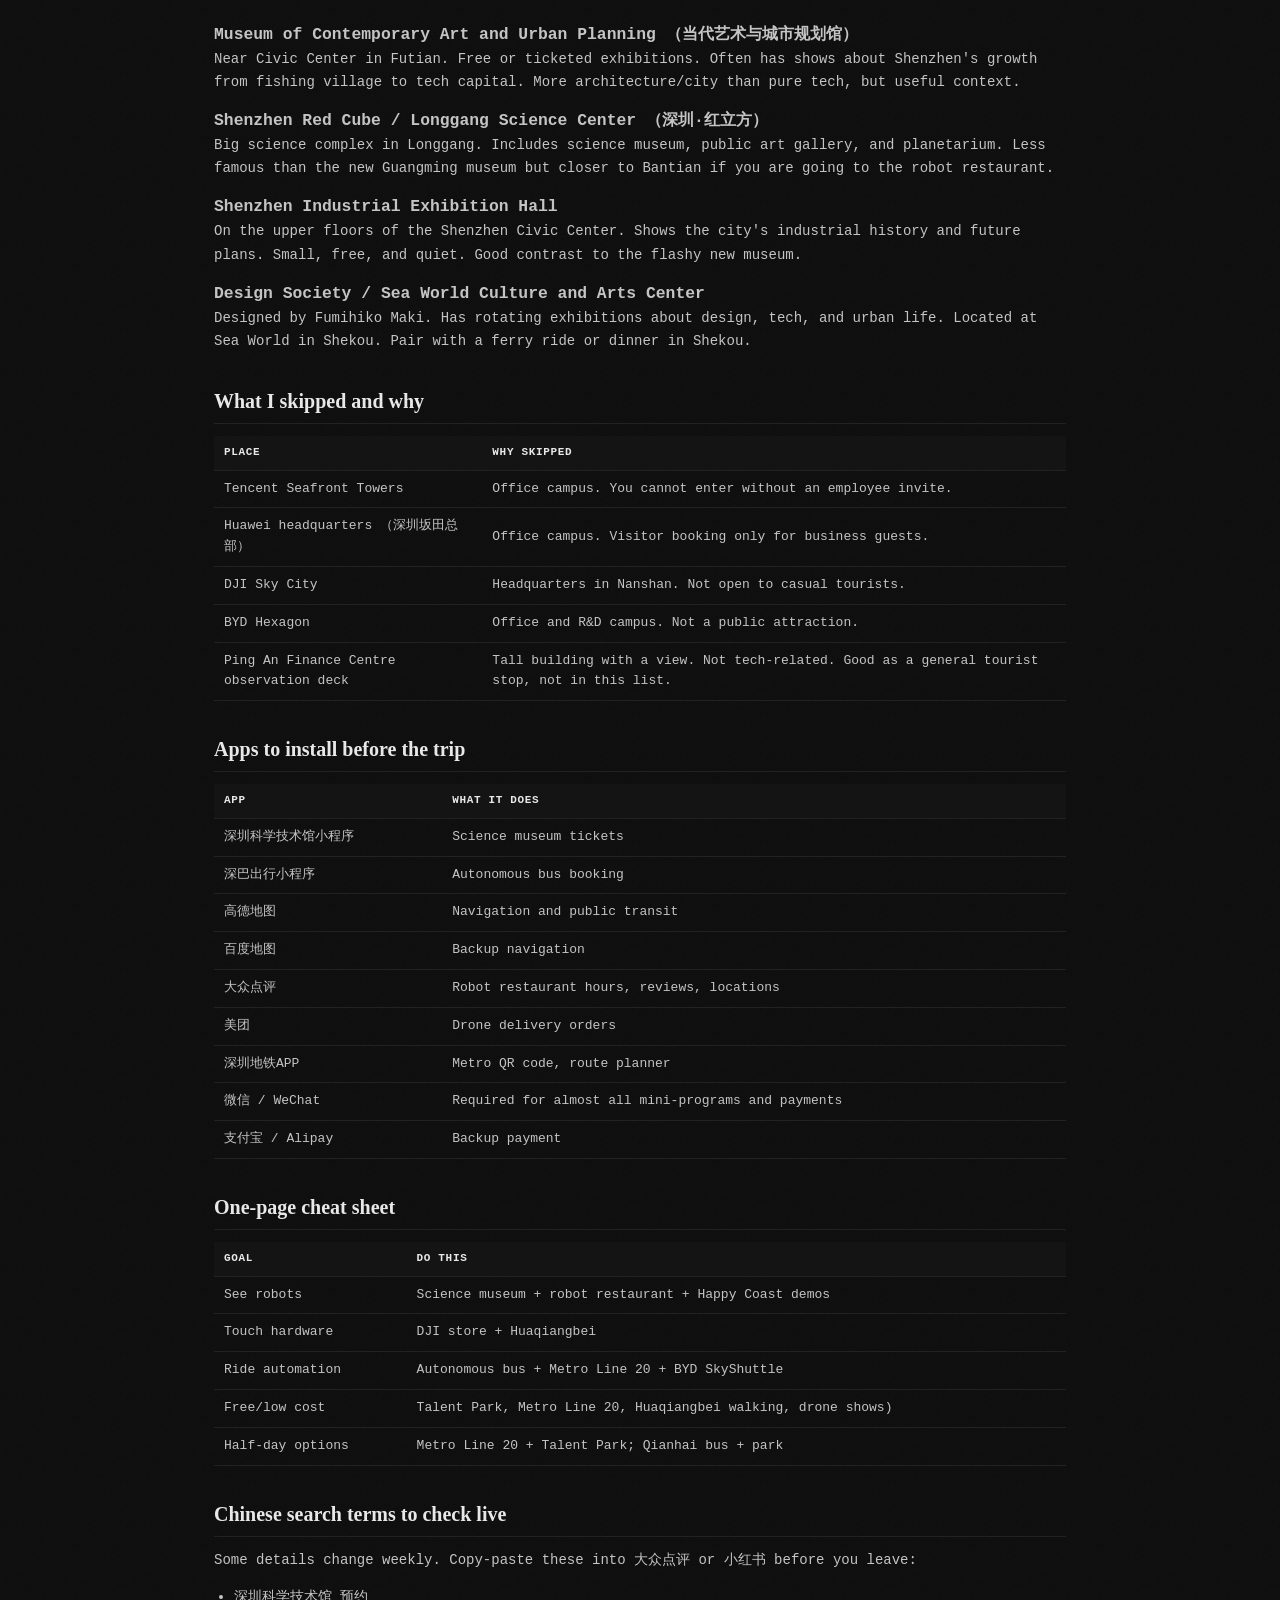
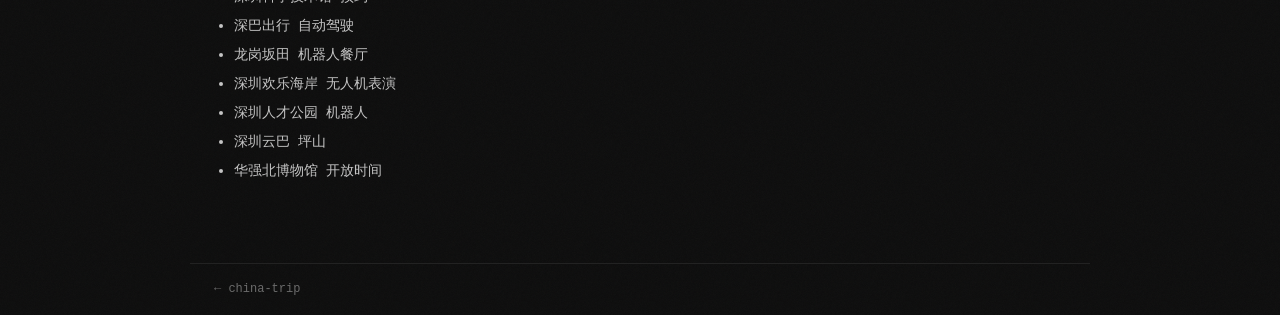
<file: projects/china-trip/shenzhen-tech/index.html>
<!DOCTYPE html>
<html lang="en">
<head>
<meta charset="UTF-8">
<meta name="viewport" content="width=device-width, initial-scale=1.0">
<title>shenzhen-tech — China Trip</title>
<link rel="stylesheet" href="../../../static/project.css">
</head>
<body>
<nav class="topbar">
  <a href="/hermes/projects/china-trip/">&#8592; china-trip</a>
</nav>

<main class="container article">
  <div class="breadcrumb">
    <a href="/hermes">nexus</a> <span>/</span> <a href="/hermes/projects/china-trip/">china-trip</a> <span>/</span> shenzhen-tech
  </div>

  <h1 class="page-title">Shenzhen Tech Itinerary</h1>
  <p class="page-subtitle">Mom was right. Shenzhen is a hardware city. Here is everything I found.</p>

  <span class="status-pill draft">draft</span>

  <p class="warning">Current date: June 2026. Schedules, ticket rules, and locations change fast in Shenzhen. I translated facts from Chinese sources, but check apps 48 hours before you go.</p>

  <h2>Sources used</h2>
  <ul>
    <li><a href="https://sz.bendibao.com/tour/2025715/ly989862.html">深圳本地宝 / Shenzhen Bendibao</a> &#8211; science museum tickets, hours, transport</li>
    <li><a href="https://cn.chinadaily.com.cn/a/202506/17/WS68513047a3102053770389ca.html">中国日报 / China Daily</a> &#8211; museum exhibition details, design, and 2025 opening coverage</li>
    <li><a href="https://www.thepaper.cn/newsDetail_forward_28074191">澎湃新闻 / The Paper</a> &#8211; Shenzhen Bus Group autonomous buses in Qianhai</li>
    <li><a href="https://www.thepaper.cn/newsDetail_forward_33135959">澎湃新闻 / The Paper</a> &#8211; robot restaurant, drone shows, eVTOL, tech tourism</li>
    <li><a href="https://www.dji.com/cn/where-to-buy/flagship/cn-sz">DJI official site</a> &#8211; flagship store location and hours</li>
    <li><a href="https://www.szbus.com.cn/Busdynamicsdetails/173.html">深圳巴士集团 / Shenzhen Bus Group</a> title: 免费预约！罗湖无人驾驶小巴开通</li>
    <li><a href="https://zh.m.wikipedia.org/wiki/%E6%B7%B1%E5%9C%B3%E5%9C%B0%E9%93%8120%E5%8F%B7%E7%BA%BF">Wikipedia</a> &#8211; Shenzhen Metro Line 20 automated train</li>
  </ul>

  <h2>Quick picks: three 3-day plans</h2>

  <h3>Plan A: Museums and robots</h3>
  <table>
    <tr><th>Day</th><th>Where</th><th>Time</th><th>Why go</th></tr>
    <tr><td>1</td><td>Shenzhen Science and Technology Museum</td><td>Full day</td><td>950 exhibits, "Hello, World!" sphere, communication tech theme</td></tr>
    <tr><td>2</td><td>Huaqiangbei + Huaqiangbei Museum + DJI Flagship Store</td><td>Day + evening</td><td>Half a million square meters of electronics, then DJI drones at OCT Harbour</td></tr>
    <tr><td>3</td><td>Robot Restaurant + Happy Coast drone show</td><td>Evening</td><td>Robots cook and bartend; 2000-drone shows when scheduled</td></tr>
  </table>

  <h3>Plan B: Public-tech transport</h3>
  <table>
    <tr><th>Day</th><th>Where</th><th>Time</th><th>Why go</th></tr>
    <tr><td>1</td><td>Autonomous bus in Qianhai + Qianhai Stone Park</td><td>Half day</td><td>Ride a real self-driving bus for 1 RMB; watch it handle intersections</td></tr>
    <tr><td>2</td><td>Shenzhen Metro Line 20 + Shenzhen Talent Park</td><td>Half day</td><td>Fully automated metro line; park robot shows and city views</td></tr>
    <tr><td>3</td><td>BYD SkyShuttle in Pingshan + Shenzhen Science Museum</td><td>Full day</td><td>Driverless elevated rail by BYD; backup museum if weather is bad</td></tr>
  </table>

  <h3>Plan C: Family mix</h3>
  <table>
    <tr><th>Day</th><th>Where</th><th>Time</th><th>Why go</th></tr>
    <tr><td>1</td><td>Shenzhen Science and Technology Museum</td><td>Full day</td><td>The must-do indoor tech attraction</td></tr>
    <tr><td>2</td><td>DJI Flagship Store + Happy Coast</td><td>Afternoon + evening</td><td>Hands-on drones; dinner by the water; drone shows when running</td></tr>
    <tr><td>3</td><td>Autonomous bus + Huaqiangbei</td><td>Half day</td><td>1-yuan robot bus ride; then buy cables and cute robotics kits</td></tr>
  </table>

  <h2>Attraction database</h2>

  <h3 id="science-museum">Shenzhen Science and Technology Museum （深圳科学技术馆）</h3>
  <p>This is the headline. The new venue opened May 1, 2025 in Guangming District. It cost 2.8 billion RMB and covers 130,000 square meters. Zaha Hadid Architects won the design competition. It is one of Shenzhen's "New Era Top Ten Cultural Facilities" and claims to be the world's first science museum themed "Digital Civilization, Innovative Future".</p>

  <table>
    <tr><th>Fact</th><th>Detail</th></tr>
    <tr><td>Address</td><td>8 Guanghui Avenue, Guangming District （光明区光辉大道8号）</td></tr>
    <tr><td>Metro</td><td>Line 6, Guangming Station. Exit and walk.</td></tr>
    <tr><td>Regular ticket</td><td>50 RMB</td></tr>
    <tr><td>Discount ticket</td><td>32 RMB (ages 6-18, students, seniors 60-65, disabled persons with one companion)</td></tr>
    <tr><td>Free ticket</td><td>Ages 0-6, seniors 65+, active/retired military, firefighters, disabled persons, low-income households</td></tr>
    <tr><td>Booking</td><td>WeChat mini-program: 深圳科学技术馆</td></tr>
    <tr><td>Ticket release</td><td>Daily at 20:00, 6 days ahead. Example: Monday 20:00 = Saturday tickets</td></tr>
    <tr><td>Hours Tue-Fri</td><td>10:00-17:00. Ticket sales stop 16:00. Entry stops 16:30</td></tr>
    <tr><td>Hours weekends + holidays</td><td>May-Oct: 09:30-18:30. Nov-Apr: 09:30-18:00</td></tr>
    <tr><td>Closed</td><td>Mondays, except national holidays</td></tr>
    <tr><td>Rules</td><td>No scooters, balance boards, lighters, or controlled knives. Kids under 14 need an adult.</td></tr>
  </table>

  <h4>What is actually inside</h4>
  <p>There are 4 permanent exhibition halls with 950 interactive exhibits. The theme is communication technology. The main thread runs from early information transmission to 5G, AI, and quantum communication.</p>

  <h4>Hello, World! entrance hall</h4>
  <p>The lobby is built around a 7-meter smart sphere screen. It acts like a giant pupil and recognizes greetings in 200+ languages. Since the May 2025 opening it has been touched/interacted with about 3,000 times per day. An AI robot named 小科 (Xiao Ke) stands nearby.</p>

  <h4>Specific zones mentioned in the China Daily source</h4>
  <ul>
    <li><strong>"Smart Shenzhen Industrial Charm"</strong> &#8211; sandbox city model plus AR telescope. About 2,000 visitors stop here per day.</li>
    <li><strong>"Communication Three Elements"</strong> &#8211; quantum information flow visualized on light walls.</li>
    <li><strong>"Digital Human"</strong> &#8211; compare yourself in the natural world versus the digital world.</li>
    <li><strong>Big data waterfall screen</strong> &#8211; vertical screen showing live-ish data flows.</li>
    <li><strong>Shenzhen Cloud Tour</strong> &#8211; a moving walkway with motion interaction so you "fly" over Shenzhen.</li>
    <li><strong>Gesture and voice interaction zones</strong> &#8211; body-controlled exhibits.</li>
  </ul>

  <div class="infobox warn">
    This place opened recently and is popular. Book exactly at 20:00 six days before your visit. If you miss the window, third-party resale apps may have tickets at markup, but official tickets are the safest.
  </div>

  <h3 id="dji">DJI Flagship Store （大疆深圳欢乐海岸旗舰店）</h3>
  <p>Official DJI store. You can try drones, gimbals, action cameras, and FPV gear. It is in a tourist area called OCT Harbour, so combine it with dinner or a walk along the water.</p>

  <table>
    <tr><th>Fact</th><th>Detail</th></tr>
    <tr><td>Address</td><td>East No.8 Baishi Road, Nanshan District, Shenzhen （深圳市南山区白石路东8号欢乐海岸）</td></tr>
    <tr><td>Phone</td><td>0755-8666 5246</td></tr>
    <tr><td>Hours Mon-Thu</td><td>10:00-22:00</td></tr>
    <tr><td>Hours Fri-Sat</td><td>10:00-22:30</td></tr>
    <tr><td>Hours Sun</td><td>10:00-22:00</td></tr>
    <tr><td>Metro</td><td>Shenzhen Bay Park Station (Line 9) then walk, or taxi</td></tr>
    <tr><td>Good for</td><td>Flying simulators, trying hardware before buying, drone videos on screens</td></tr>
  </table>

  <div class="infobox good">
    Near the store: Happy Coast mall, Shenzhen Bay Park, and水母酒吧街 (bar street). Good for an evening.
  </div>

  <h3 id="huaqiangbei">Huaqiangbei Electronics Market （华强北）</h3>
  <p>Huaqiang North Road is the densest electronics market in Asia. You can buy anything: drone parts, Raspberry Pi clones, robot kits, retro consoles, cables, LED strips, phone accessories, sensors. Even if you buy nothing, walking it is worth it.</p>

  <table>
    <tr><th>Fact</th><th>Detail</th></tr>
    <tr><td>Location</td><td>Huaqiang North Road, Futian District</td></tr>
    <tr><td>Metro</td><td>Huaqiang Road Station (Lines 1, 2, 7) or Huaqiang North Station (Lines 2, 7)</td></tr>
    <tr><td>Famous buildings</td><td>Seg Plaza, Huaqiang Electronics World, Saige Plaza</td></tr>
    <tr><td>What to buy</td><td>Cables, phone cases, soldering gear, mini drones, robot kits, USB gadgets</td></tr>
    <tr><td>Bargaining</td><td>Cash and WeChat Pay. Prices are marked up for tourists. Offer 30-50% lower.</td></tr>
    <tr><td>Museum</td><td>Huaqiangbei Museum is on an upper floor and covers the history of the electronics market</td></tr>
  </table>

  <h4>Huaqiangbei Museum</h4>
  <p>Small museum about how a street market turned into the world's electronics supply chain. Free or cheap. Nice break from shopping. Search 大众点评 for current hours before you go.</p>

  <h3 id="autonomous-bus">Autonomous Public Bus （深巴自动驾驶公交）</h3>
  <p>This is real public transit, not a theme-park ride. Shenzhen Bus Group runs true autonomous lines in Qianhai. You book a seat for 1 RMB.</p>

  <table>
    <tr><th>Fact</th><th>Detail</th></tr>
    <tr><td>Operator</td><td>Shenzhen Bus Group （深圳巴士集团）</td></tr>
    <tr><td>Area</td><td>Qianhai, Nanshan District</td></tr>
    <tr><td>Routes</td><td>B998 plus three other lines approved by 2025. Check mini-program for current routes.</td></tr>
    <tr><td>Fare</td><td>1 RMB</td></tr>
    <tr><td>Reservation</td><td>WeChat mini-program: 深巴出行， then tap 自动驾驶</td></tr>
    <tr><td>Vehicle</td><td>6-meter, 9-seat electric autonomous minibus</td></tr>
    <tr><td>Sensors</td><td>HD cameras, mmWave radar, LiDAR, 360-degree perception</td></tr>
    <tr><td>Stops</td><td>Metro stations, malls, residential blocks, CBD, parks, cultural spots</td></tr>
    <tr><td>Staff on board</td><td>Safety operator still present on most public routes</td></tr>
  </table>

  <div class="infobox warn">
    WeRide also runs employee-only test minibuses in Nanshan Xili. Those are not open to the public. The public routes are the B998 family in Qianhai.
  </div>

  <h4>What to pair with the bus</h4>
  <p>Get off at Qianhai Stone Park （前海石公园） for the view of the bay and Hong Kong in the distance. There are bike paths and open grass. Good for a family picnic before or after the bus ride.</p>

  <h3 id="metro-20">Shenzhen Metro Line 20 （深圳地铁20号线）</h3>
  <p>This is a fully automated, driverless metro line. No driver cab. Sit at the very front and watch the tunnel. It connects to Shenzhen World North convention center and other stations.</p>

  <table>
    <tr><th>Fact</th><th>Detail</th></tr>
    <tr><td>Type</td><td>GoA4 fully automated driverless metro</td></tr>
    <tr><td>Opened</td><td>December 2021</td></tr>
    <tr><td>Stations</td><td>Airport North, Jianguo 1st Road, Guozhan, Guozhan North, Convention Center, Convention Center North</td></tr>
    <tr><td>Tip</td><td>Stand at the front window. It is clean, fast, and surreal with no driver.</td></tr>
    <tr><td>Cost</td><td>Normal metro fare by distance, paid via Shenzhen Tong or metro QR code</td></tr>
  </table>

  <h3 id="skyshuttle">BYD SkyShuttle （比亚迪云巴）</h3>
  <p>BYD's autonomous rubber-tired elevated rail. It looks like a small train on concrete tracks above the street. The Pingshan line is the best known. It loops through BYD's home district.</p>

  <table>
    <tr><th>Fact</th><th>Detail</th></tr>
    <tr><td>Type</td><td>Automated guided transit, elevated, battery electric</td></tr>
    <tr><td>Pingshan line</td><td>Loops Pingshan District, connects Pingshan High Speed Rail Station, BYD Hexagon, cultural centers</td></tr>
    <tr><td>Other cities</td><td>Changsha, Hefei, Jinan also have BYD SkyShuttle lines</td></tr>
    <tr><td>Cost</td><td>Metro-style distance fare, cheap</td></tr>
    <tr><td>Why go</td><td>Kids love it. You see the city from above in a tiny train.</td></tr>
    <tr><td>Downside</td><td>Pingshan is far from central Shenzhen. Budget a half day.</td></tr>
  </table>

  <h3 id="robot-restaurant">Robot Restaurant Experience Store</h3>
  <p>The Paper reported that Shenzhen's first robot restaurant experience store opened May 1, 2026 in Longgang Bantian. More than ten types of robots greet guests, cook, and mix drinks. There was also a "Robot Labor Day" event with kung fu and piano performances.</p>

  <table>
    <tr><th>Fact</th><th>Detail</th></tr>
    <tr><td>Area</td><td>Longgang, Bantian subdistrict</td></tr>
    <tr><td>Opening</td><td>Reported May 1, 2026</td></tr>
    <tr><td>Robots</td><td>Greeters, cooks, bartenders, performers</td></tr>
    <tr><td>Events</td><td>Kung fu show, piano ensemble, family activities</td></tr>
  </table>

  <div class="infobox warn">
    I could not find a precise address in the Chinese sources I accessed. Search 大众点评 or 小红书 for "龙岗坂田 机器人餐厅" closer to your trip date. The scene moves fast.
  </div>

  <h3 id="drone-shows">Drone Shows</h3>
  <p>Shenzhen runs mass drone shows on holidays and special events. The Paper reported a 2,000-drone show at Happy Coast Coconut Beach during the 2026 May holiday. Shenzhen Talent Park and the "Spring Bamboo Shoot" area also host robot and drone performances.</p>

  <table>
    <tr><th>Location</th><th>When</th><th>How to find</th></tr>
    <tr><td>Happy Coast Coconut Beach</td><td>Holidays, festivals, summer weekends</td><td>Search 微信公众号 "深圳欢乐海岸无人机表演" or 大众点评</td></tr>
    <tr><td>Shenzhen Talent Park</td><td>Special events</td><td>Same as above</td></tr>
    <tr><td>Shenzhen Bay area</td><td>National Day, Chinese New Year, Labor Day</td><td>Check local WeChat event accounts</td></tr>
  </table>

  <div class="infobox warn">
    Drone shows are event-dependent. They are not nightly. Search 深圳无人机表演 时间表 about two days before each day you want to watch.
  </div>

  <h3 id="drone-delivery">Meituan Drone Delivery</h3>
  <p>Meituan operates drone delivery in parks and scenic areas. You order coffee or snacks through the Meituan app and a drone drops it at a pickup kiosk. The Paper reported it is now routine in Shenzhen parks during holidays.</p>

  <table>
    <tr><th>Fact</th><th>Detail</th></tr>
    <tr><td>App</td><td>美团外卖 / Meituan Waimai</td></tr>
    <tr><td>Where</td><td>World Cup Park, Shenzhen Bay Park, Happy Coast, other parks</td></tr>
    <tr><td>How</td><td>Order from "drone delivery" tagged merchants; pick up at a kiosk</td></tr>
  </table>

  <h3 id="evtols">eVTOL and Future Transport Displays</h3>
  <p>On May 1, 2026, the "Shenzhen Bay Future Transport Port" project was announced. It includes eVTOL (electric vertical take-off and landing craft) demonstrations. This is still early-stage, but if your trip lines up with a demo event, it could be the most futuristic thing on the list.</p>

  <h3 id="exoskeletons">Exoskeleton Robots and Mecha</h3>
  <p>During festivals, Shenzhen public spaces sometimes offer exoskeleton try-ons and mecha performances. Kids can suit up and walk around. Check event accounts around Labor Day, Dragon Boat Festival, and National Day.</p>

  <h3 id="talent-park">Shenzhen Talent Park</h3>
  <p>Park in Nanshan with views of the "Spring Bamboo Shoot" skyscraper. It is a common site for robot and drone demos, plus it has running paths and a good lawn. Combine with a visit to DJI store or Happy Coast.</p>

  <h3 id="art-museum">Museum of Contemporary Art and Urban Planning （当代艺术与城市规划馆）</h3>
  <p>Near Civic Center in Futian. Free or ticketed exhibitions. Often has shows about Shenzhen's growth from fishing village to tech capital. More architecture/city than pure tech, but useful context.</p>

  <h3 id="red-cube">Shenzhen Red Cube / Longgang Science Center （深圳·红立方）</h3>
  <p>Big science complex in Longgang. Includes science museum, public art gallery, and planetarium. Less famous than the new Guangming museum but closer to Bantian if you are going to the robot restaurant.</p>

  <h3 id="industrial-exhibition">Shenzhen Industrial Exhibition Hall</h3>
  <p>On the upper floors of the Shenzhen Civic Center. Shows the city's industrial history and future plans. Small, free, and quiet. Good contrast to the flashy new museum.</p>

  <h3 id="design-society">Design Society / Sea World Culture and Arts Center</h3>
  <p>Designed by Fumihiko Maki. Has rotating exhibitions about design, tech, and urban life. Located at Sea World in Shekou. Pair with a ferry ride or dinner in Shekou.</p>

  <h2>What I skipped and why</h2>
  <table>
    <tr><th>Place</th><th>Why skipped</th></tr>
    <tr><td>Tencent Seafront Towers</td><td>Office campus. You cannot enter without an employee invite.</td></tr>
    <tr><td>Huawei headquarters （深圳坂田总部）</td><td>Office campus. Visitor booking only for business guests.</td></tr>
    <tr><td>DJI Sky City</td><td>Headquarters in Nanshan. Not open to casual tourists.</td></tr>
    <tr><td>BYD Hexagon</td><td>Office and R&D campus. Not a public attraction.</td></tr>
    <tr><td>Ping An Finance Centre observation deck</td><td>Tall building with a view. Not tech-related. Good as a general tourist stop, not in this list.</td></tr>
  </table>

  <h2>Apps to install before the trip</h2>
  <table>
    <tr><th>App</th><th>What it does</th></tr>
    <tr><td>深圳科学技术馆小程序</td><td>Science museum tickets</td></tr>
    <tr><td>深巴出行小程序</td><td>Autonomous bus booking</td></tr>
    <tr><td>高德地图</td><td>Navigation and public transit</td></tr>
    <tr><td>百度地图</td><td>Backup navigation</td></tr>
    <tr><td>大众点评</td><td>Robot restaurant hours, reviews, locations</td></tr>
    <tr><td>美团</td><td>Drone delivery orders</td></tr>
    <tr><td>深圳地铁APP</td><td>Metro QR code, route planner</td></tr>
    <tr><td>微信 / WeChat</td><td>Required for almost all mini-programs and payments</td></tr>
    <tr><td>支付宝 / Alipay</td><td>Backup payment</td></tr>
  </table>

  <h2>One-page cheat sheet</h2>
  <table>
    <tr><th>Goal</th><th>Do this</th></tr>
    <tr><td>See robots</td><td>Science museum + robot restaurant + Happy Coast demos</td></tr>
    <tr><td>Touch hardware</td><td>DJI store + Huaqiangbei</td></tr>
    <tr><td>Ride automation</td><td>Autonomous bus + Metro Line 20 + BYD SkyShuttle</td></tr>
    <tr><td>Free/low cost</td><td>Talent Park, Metro Line 20, Huaqiangbei walking, drone shows)</td></tr>
    <tr><td>Half-day options</td><td>Metro Line 20 + Talent Park; Qianhai bus + park</td></tr>
  </table>

  <h2>Chinese search terms to check live</h2>
  <p>Some details change weekly. Copy-paste these into 大众点评 or 小红书 before you leave:</p>
  <ul>
    <li>深圳科学技术馆 预约</li>
    <li>深巴出行 自动驾驶</li>
    <li>龙岗坂田 机器人餐厅</li>
    <li>深圳欢乐海岸 无人机表演</li>
    <li>深圳人才公园 机器人</li>
    <li>深圳云巴 坪山</li>
    <li>华强北博物馆 开放时间</li>
  </ul>

</main>

<footer>
  <p><a href="/hermes/projects/china-trip/">&#8592; china-trip</a></p>
</footer>
</body>
</html>
</file>
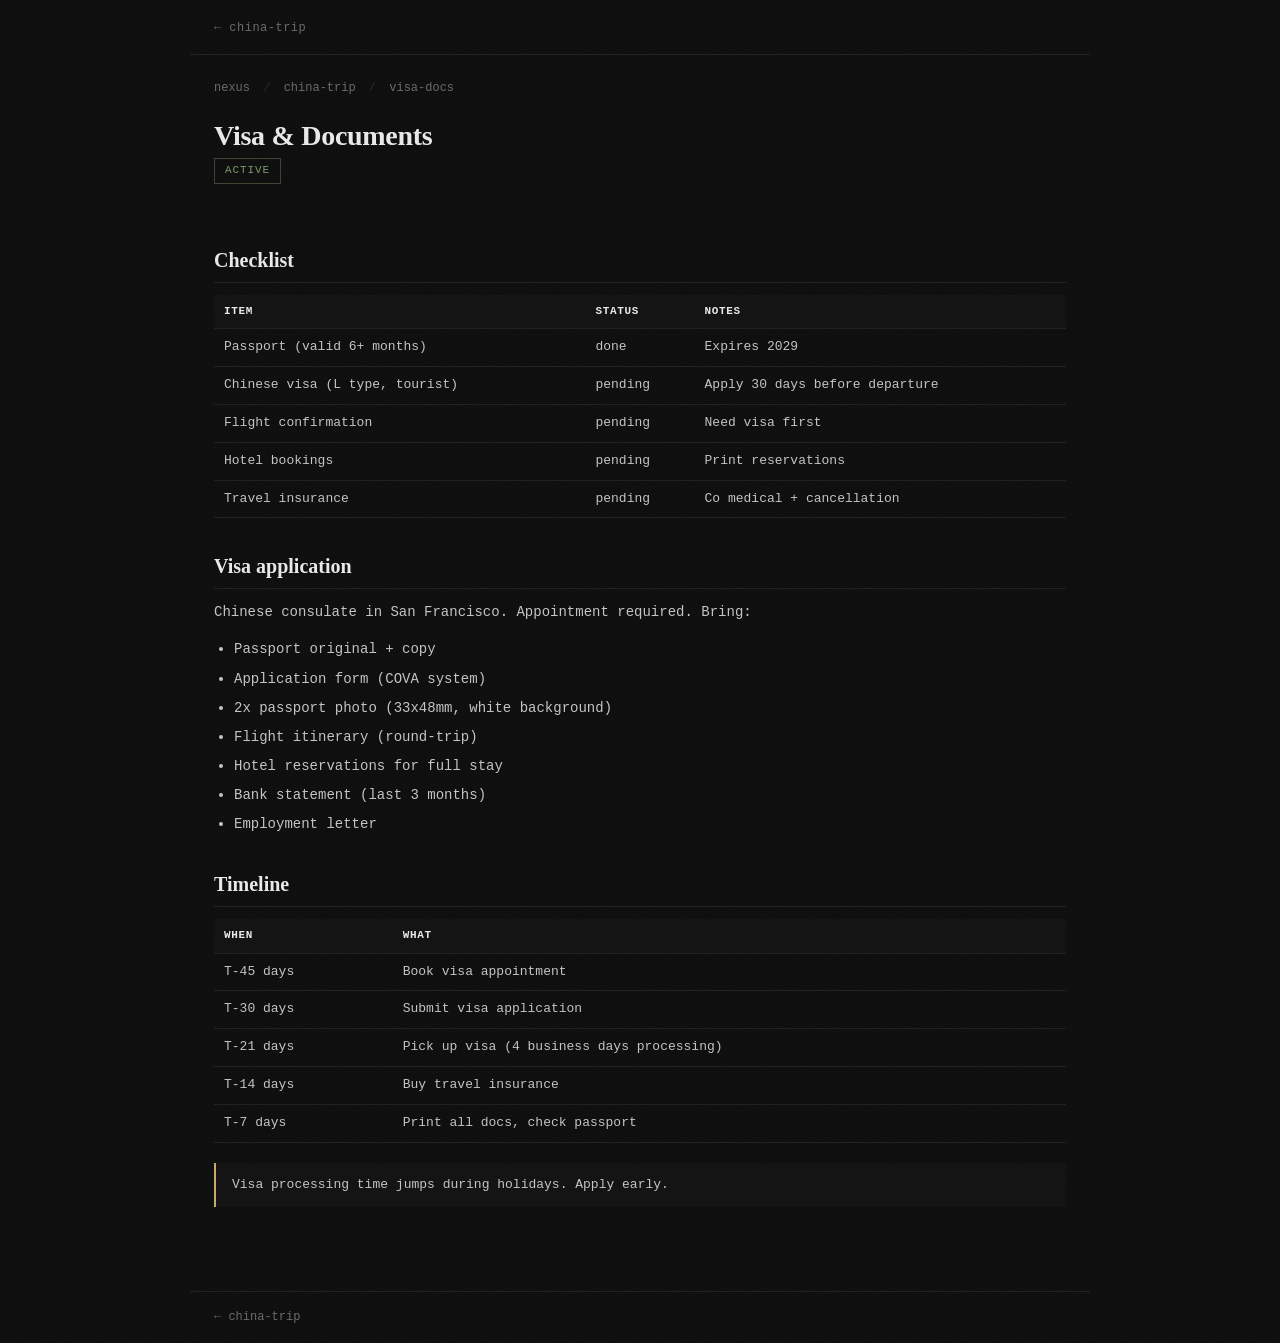
<file: projects/china-trip/visa-docs/index.html>
<!DOCTYPE html>
<html lang="en">
<head>
<meta charset="UTF-8">
<meta name="viewport" content="width=device-width, initial-scale=1.0">
<title>visa-docs — China Trip</title>
<link rel="stylesheet" href="../../../static/project.css">
</head>
<body>
<nav class="topbar">
  <a href="/hermes/projects/china-trip/">&#8592; china-trip</a>
</nav>

<main class="container article">
  <div class="breadcrumb">
    <a href="/hermes">nexus</a> <span>/</span> <a href="/hermes/projects/china-trip/">china-trip</a> <span>/</span> visa-docs
  </div>

  <h1 class="page-title">Visa & Documents</h1>

  <span class="status-pill active">active</span>

  <h2>Checklist</h2>
  <table>
    <tr><th>Item</th><th>Status</th><th>Notes</th></tr>
    <tr><td>Passport (valid 6+ months)</td><td class="status-done">done</td><td>Expires 2029</td></tr>
    <tr><td>Chinese visa (L type, tourist)</td><td class="status-pending">pending</td><td>Apply 30 days before departure</td></tr>
    <tr><td>Flight confirmation</td><td class="status-pending">pending</td><td>Need visa first</td></tr>
    <tr><td>Hotel bookings</td><td class="status-pending">pending</td><td>Print reservations</td></tr>
    <tr><td>Travel insurance</td><td class="status-pending">pending</td><td>Co medical + cancellation</td></tr>
  </table>

  <h2>Visa application</h2>
  <p>Chinese consulate in San Francisco. Appointment required. Bring:</p>
  <ul>
    <li>Passport original + copy</li>
    <li>Application form (COVA system)</li>
    <li>2x passport photo (33x48mm, white background)</li>
    <li>Flight itinerary (round-trip)</li>
    <li>Hotel reservations for full stay</li>
    <li>Bank statement (last 3 months)</li>
    <li>Employment letter</li>
  </ul>

  <h2>Timeline</h2>
  <table>
    <tr><th>When</th><th>What</th></tr>
    <tr><td>T-45 days</td><td>Book visa appointment</td></tr>
    <tr><td>T-30 days</td><td>Submit visa application</td></tr>
    <tr><td>T-21 days</td><td>Pick up visa (4 business days processing)</td></tr>
    <tr><td>T-14 days</td><td>Buy travel insurance</td></tr>
    <tr><td>T-7 days</td><td>Print all docs, check passport</td></tr>
  </table>

  <div class="infobox warn">
    Visa processing time jumps during holidays. Apply early.
  </div>
</main>

<footer>
  <p><a href="/hermes/projects/china-trip/">&#8592; china-trip</a></p>
</footer>
</body>
</html>
</file>
<file: static/nexus.css>
/* Hermes Nexus — dense, raw, human
   Serif + mono. No gradients. No rounded cards. Information density first. */

:root {
  --bg: #0c0c0c;
  --bg-2: #141414;
  --bg-3: #1a1a1a;
  --fg: #c4c4c4;
  --fg-dim: #6b6b6b;
  --fg-bright: #e8e8e8;
  --accent: #c9a96e;
  --accent-2: #7d9a68;
  --accent-3: #8a7db0;
  --border: #222222;
  --border-light: #2a2a2a;
  --font-serif: "Iowan Old Style", "Apple Garamond", "Baskerville", "Times New Roman", "Droid Serif", Times, SourceHanSerifCN, serif;
  --font-mono: "SF Mono", "SFMono-Regular", ui-monospace, Menlo, Monaco, "Cascadia Mono", "Segoe UI Mono", "Roboto Mono", "Oxygen Mono", "Ubuntu Monospace", "Source Code Pro", "Fira Code", "Droid Sans Mono", "Courier New", monospace;
}

* { box-sizing: border-box; margin: 0; padding: 0; }

html { scroll-behavior: smooth; }

body {
  background: var(--bg);
  color: var(--fg);
  font-family: var(--font-mono);
  font-size: 14px;
  line-height: 1.6;
  -webkit-font-smoothing: antialiased;
  min-height: 100vh;
  display: flex;
  flex-direction: column;
  background-image: url("data:image/svg+xml,%3Csvg viewBox='0 0 256 256' xmlns='http://www.w3.org/2000/svg'%3E%3Cfilter id='noise'%3E%3CfeTurbulence type='fractalNoise' baseFrequency='0.85' numOctaves='4' stitchTiles='stitch'/%3E%3C/filter%3E%3Crect width='100%25' height='100%25' filter='url(%23noise)' opacity='0.03'/%3E%3C/svg%3E");
  background-size: 128px 128px;
}

/* Links */
a {
  color: var(--accent);
  text-decoration: underline;
  text-decoration-color: rgba(201,169,110,0.3);
  text-underline-offset: 3px;
}
a:hover {
  color: var(--fg-bright);
  text-decoration-color: var(--accent);
}

/* Header */
.site-head {
  border-bottom: 1px solid var(--border);
  padding: 32px 24px 16px;
  max-width: 900px;
  margin: 0 auto;
  width: 100%;
}

.ascii {
  font-family: var(--font-mono);
  font-size: 11px;
  line-height: 1.35;
  color: var(--fg-dim);
  white-space: pre;
  overflow-x: auto;
  margin-bottom: 12px;
  letter-spacing: -0.02em;
}

.site-meta {
  font-size: 12px;
  color: var(--fg-dim);
  font-family: var(--font-mono);
  letter-spacing: 0.04em;
}

.site-meta .sep {
  color: var(--border-light);
  margin: 0 8px;
}

/* Main */
.content {
  max-width: 900px;
  margin: 0 auto;
  padding: 28px 24px;
  flex: 1;
  width: 100%;
}

/* Intro */
.intro {
  margin-bottom: 36px;
  padding-bottom: 24px;
  border-bottom: 1px solid var(--border);
}

.intro p {
  font-family: var(--font-serif);
  font-size: 16px;
  line-height: 1.55;
  color: var(--fg);
  max-width: 640px;
}

/* Section headings */
.index h2 {
  font-family: var(--font-mono);
  font-size: 11px;
  font-weight: 700;
  text-transform: uppercase;
  letter-spacing: 0.12em;
  color: var(--fg-dim);
  margin-bottom: 14px;
  padding-bottom: 6px;
  border-bottom: 1px solid var(--border);
}

/* Entry table */
.entry-table {
  width: 100%;
  border-collapse: collapse;
  font-size: 13px;
  margin-bottom: 32px;
}

.entry-table thead th {
  text-align: left;
  font-weight: 600;
  font-size: 11px;
  text-transform: uppercase;
  letter-spacing: 0.06em;
  color: var(--fg-dim);
  padding: 8px 10px;
  border-bottom: 1px solid var(--border-light);
  white-space: nowrap;
}

.entry-table tbody tr {
  border-bottom: 1px solid var(--border);
  transition: background 0.08s;
}

.entry-table tbody tr:hover {
  background: var(--bg-2);
  cursor: pointer;
}

.entry-table td {
  padding: 10px;
  vertical-align: top;
  color: var(--fg);
}

.entry-table td:first-child {
  font-family: var(--font-mono);
  color: var(--fg-dim);
  font-size: 12px;
  white-space: nowrap;
}

.entry-table td:nth-child(2) a {
  color: var(--fg-bright);
  text-decoration: none;
  font-weight: 600;
}

.entry-table td:nth-child(2) a:hover {
  color: var(--accent);
  text-decoration: underline;
}

.entry-table td:nth-child(3) {
  font-size: 11px;
}

.entry-table td:nth-child(3) .tag {
  display: inline-block;
  background: var(--bg-3);
  border: 1px solid var(--border);
  padding: 1px 8px;
  border-radius: 2px;
  margin-right: 6px;
  margin-bottom: 2px;
  color: var(--fg-dim);
  font-size: 11px;
}

.entry-table td:nth-child(4) {
  color: var(--fg-dim);
  font-size: 12px;
  white-space: nowrap;
  font-variant-numeric: tabular-nums;
}

.entry-table td:nth-child(5):before {
  content: "";
  display: inline-block;
  width: 6px;
  height: 6px;
  border-radius: 1px;
  margin-right: 6px;
  vertical-align: middle;
}

.status-active td:nth-child(5):before { background: var(--accent-2); }
.status-done td:nth-child(5):before { background: var(--accent); }
.status-archived td:nth-child(5):before { background: var(--fg-dim); }

/* Empty state */
.empty {
  color: var(--fg-dim);
  font-style: italic;
  font-size: 13px;
  margin-bottom: 32px;
}

/* Footer */
footer {
  border-top: 1px solid var(--border);
  padding: 16px 24px;
  max-width: 900px;
  margin: 0 auto;
  width: 100%;
  font-size: 12px;
  color: var(--fg-dim);
}

footer a {
  color: var(--fg-dim);
}

/* Responsive */
@media (max-width: 640px) {
  body { font-size: 13px; }
  .ascii { font-size: 8px; }
  .entry-table { font-size: 12px; }
  .entry-table td, .entry-table th { padding: 6px; }
  .entry-table td:nth-child(3) .tag { font-size: 10px; }
}
</file>
<file: static/project.css>
/* Shared project page styles — dense, serif/mono, raw */

:root {
  --bg: #0c0c0c;
  --bg-2: #141414;
  --bg-3: #1a1a1a;
  --fg: #c4c4c4;
  --fg-dim: #6b6b6b;
  --fg-bright: #e8e8e8;
  --accent: #c9a96e;
  --accent-2: #7d9a68;
  --accent-3: #8a7db0;
  --border: #222222;
  --border-light: #2a2a2a;
  --font-serif: "Iowan Old Style", "Apple Garamond", "Baskerville", "Times New Roman", "Droid Serif", Times, SourceHanSerifCN, serif;
  --font-mono: "SF Mono", "SFMono-Regular", ui-monospace, Menlo, Monaco, "Cascadia Mono", "Segoe UI Mono", "Roboto Mono", "Oxygen Mono", "Ubuntu Monospace", "Source Code Pro", "Fira Code", "Droid Sans Mono", "Courier New", monospace;
}

* { box-sizing: border-box; margin: 0; padding: 0; }

body {
  background: var(--bg);
  color: var(--fg);
  font-family: var(--font-mono);
  font-size: 14px;
  line-height: 1.6;
  -webkit-font-smoothing: antialiased;
  background-image: url("data:image/svg+xml,%3Csvg viewBox='0 0 256 256' xmlns='http://www.w3.org/2000/svg'%3E%3Cfilter id='noise'%3E%3CfeTurbulence type='fractalNoise' baseFrequency='0.85' numOctaves='4' stitchTiles='stitch'/%3E%3C/filter%3E%3Crect width='100%25' height='100%25' filter='url(%23noise)' opacity='0.03'/%3E%3C/svg%3E");
  background-size: 128px 128px;
}

/* Nav */
.topbar {
  border-bottom: 1px solid var(--border);
  padding: 16px 24px;
  max-width: 900px;
  margin: 0 auto;
}

.topbar a {
  color: var(--fg-dim);
  text-decoration: none;
  font-size: 12px;
  letter-spacing: 0.04em;
}
.topbar a:hover { color: var(--accent); }

/* Container */
.container {
  max-width: 900px;
  margin: 0 auto;
  padding: 24px;
}

/* Breadcrumb */
.breadcrumb {
  font-size: 12px;
  color: var(--fg-dim);
  margin-bottom: 20px;
  font-family: var(--font-mono);
}
.breadcrumb a { color: var(--fg-dim); text-decoration: none; }
.breadcrumb a:hover { color: var(--accent); text-decoration: underline; }
.breadcrumb span { color: var(--border-light); margin: 0 6px; }

/* Page title */
.page-title {
  font-family: var(--font-serif);
  font-size: 28px;
  font-weight: 700;
  color: var(--fg-bright);
  letter-spacing: -0.01em;
  line-height: 1.2;
  margin-bottom: 6px;
}

.page-subtitle {
  font-family: var(--font-serif);
  font-size: 16px;
  color: var(--fg-dim);
  font-style: italic;
  margin-bottom: 16px;
}

/* Status pill */
.status-pill {
  display: inline-block;
  font-family: var(--font-mono);
  font-size: 11px;
  text-transform: uppercase;
  letter-spacing: 0.08em;
  padding: 3px 10px;
  border: 1px solid var(--border-light);
  color: var(--fg-dim);
  margin-bottom: 28px;
}
.status-pill.active { color: var(--accent-2); border-color: rgba(125,154,104,0.4); }
.status-pill.done   { color: var(--accent); border-color: rgba(201,169,110,0.4); }

/* Article content */
.article h2 {
  font-family: var(--font-serif);
  font-size: 20px;
  font-weight: 700;
  color: var(--fg-bright);
  margin: 32px 0 12px;
  padding-bottom: 6px;
  border-bottom: 1px solid var(--border);
}

.article p {
  font-family: var(--font-mono);
  font-size: 14px;
  color: var(--fg);
  margin-bottom: 14px;
  line-height: 1.65;
}

.article ul, .article ol {
  margin: 0 0 16px 20px;
  color: var(--fg);
  font-size: 14px;
  line-height: 1.65;
}

.article li { margin-bottom: 6px; }

.article code {
  background: var(--bg-3);
  padding: 2px 6px;
  border-radius: 2px;
  font-family: var(--font-mono);
  font-size: 0.85em;
  color: var(--accent);
}

.article pre {
  background: var(--bg-2);
  border: 1px solid var(--border);
  padding: 16px;
  overflow-x: auto;
  margin-bottom: 16px;
  font-family: var(--font-mono);
  font-size: 13px;
  line-height: 1.5;
  color: var(--fg);
}

.article pre code {
  background: none;
  padding: 0;
  color: inherit;
  font-size: inherit;
}

.article table {
  width: 100%;
  border-collapse: collapse;
  margin-bottom: 20px;
  font-size: 13px;
}

.article th, .article td {
  text-align: left;
  padding: 8px 10px;
  border-bottom: 1px solid var(--border);
}

.article th {
  font-weight: 600;
  color: var(--fg-bright);
  background: var(--bg-2);
  font-size: 11px;
  text-transform: uppercase;
  letter-spacing: 0.06em;
}

.article td { color: var(--fg); font-size: 13px; }

.article tr:hover { background: var(--bg-2); }

/* Infobox */
.infobox {
  background: var(--bg-2);
  border-left: 2px solid var(--accent);
  padding: 12px 16px;
  margin-bottom: 20px;
  font-size: 13px;
  line-height: 1.55;
}

.infobox.warn   { border-left-color: var(--accent); }
.infobox.good   { border-left-color: var(--accent-2); }
.infobox.danger { border-left-color: #b85c5c; }

/* Sub-nexus table (china-trip) */
.sub-nexus-table {
  width: 100%;
  border-collapse: collapse;
  font-size: 13px;
  margin-top: 16px;
}
.sub-nexus-table th,
.sub-nexus-table td {
  border: 1px solid var(--border);
  padding: 6px 10px;
  text-align: left;
}
.sub-nexus-table th {
  background: var(--bg-2);
  font-family: var(--font-mono);
  font-size: 11px;
  text-transform: uppercase;
  letter-spacing: 0.03em;
  color: var(--fg-dim);
  font-weight: 600;
}
.sub-nexus-table tr:hover { background: var(--bg-2); }
.sub-nexus-table a { text-decoration: none; color: var(--accent); }
.sub-nexus-table a:hover { text-decoration: underline; }

/* Inline status cells in tables */
.status-done     { color: var(--accent-2); }
.status-pending  { color: var(--accent); }
.status-blocked  { color: #b85c5c; }

.infobox strong {
  color: var(--fg-bright);
  font-weight: 600;
}

/* Footer */
footer {
  border-top: 1px solid var(--border);
  padding: 16px 24px;
  max-width: 900px;
  margin: 0 auto;
  font-size: 12px;
  color: var(--fg-dim);
  margin-top: 40px;
}

footer a {
  color: var(--fg-dim);
  text-decoration: none;
}
footer a:hover { color: var(--accent); text-decoration: underline; }

/* Responsive */
@media (max-width: 640px) {
  body { font-size: 13px; }
  .container { padding: 16px; }
  .page-title { font-size: 22px; }
  .article h2 { font-size: 18px; }
  .article pre { font-size: 12px; padding: 12px; }
  .article table { font-size: 12px; }
}
</file>
